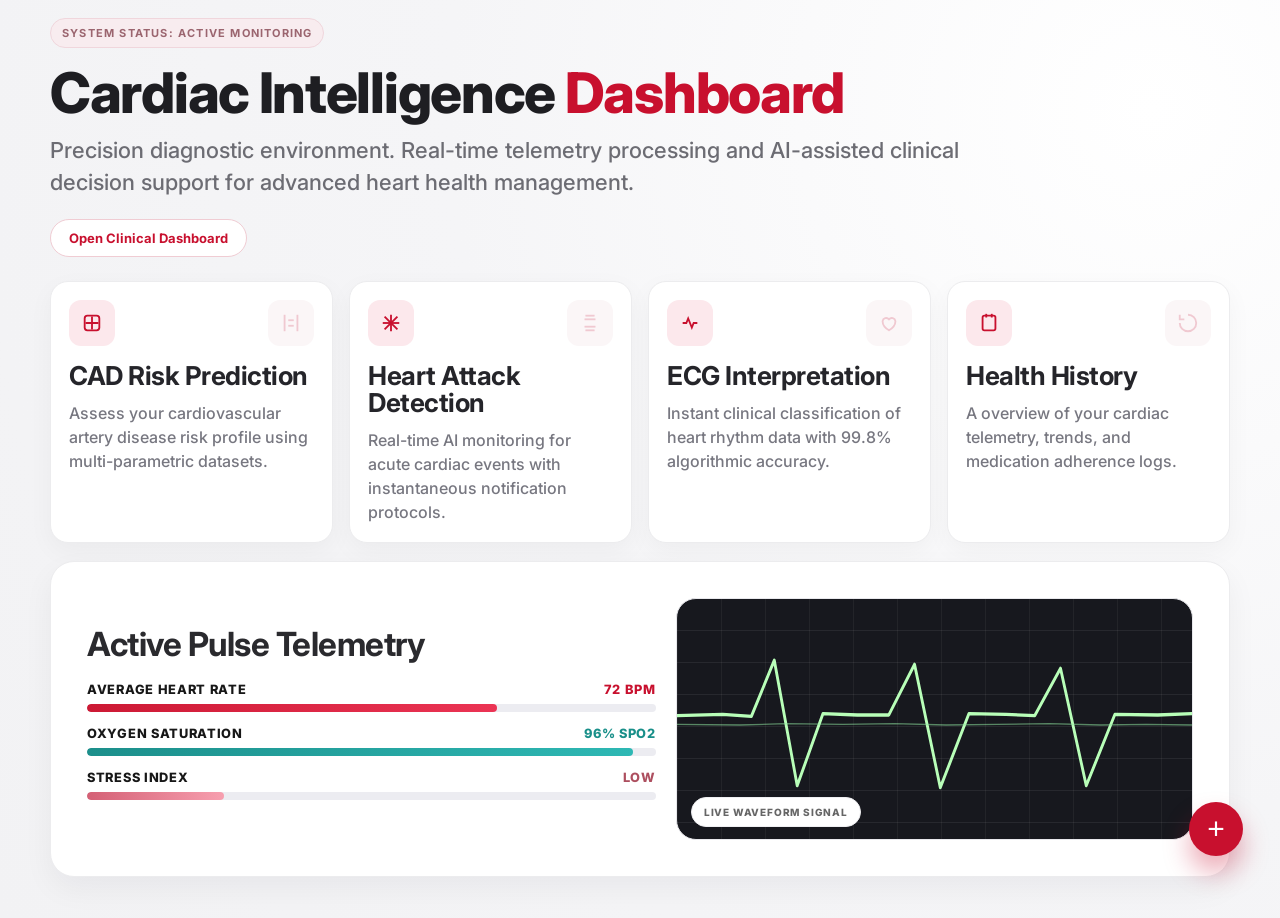
<file: templates/index.html>
<!DOCTYPE html>
<html lang="en">
<head>
    <meta charset="UTF-8">
    <meta name="viewport" content="width=device-width, initial-scale=1.0">
    <title>Cardiac Intelligence Dashboard</title>
    <link rel="preconnect" href="https://fonts.googleapis.com">
    <link rel="preconnect" href="https://fonts.gstatic.com" crossorigin>
    <link href="https://fonts.googleapis.com/css2?family=Inter:wght@400;500;600;700;800&display=swap" rel="stylesheet">
    <link rel="stylesheet" href="/static/landing.css">
</head>
<body>
    <main class="landing-shell">
        <p class="status-pill">System Status: Active Monitoring</p>
        <h1 class="hero-title">Cardiac Intelligence <span class="accent">Dashboard</span></h1>
        <p class="hero-subtitle">
            Precision diagnostic environment. Real-time telemetry processing and AI-assisted clinical decision support for advanced heart health management.
        </p>
        <a href="/dashboard" class="quick-link">Open Clinical Dashboard</a>

        <section class="feature-grid" aria-label="System capabilities">
            <article class="feature-card is-clickable" role="link" tabindex="0" onclick="window.location.href='/cad'" onkeydown="if(event.key==='Enter'||event.key===' '){event.preventDefault();window.location.href='/cad';}">
                <div class="feature-icons">
                    <span class="feature-icon" aria-hidden="true">
                        <svg width="20" height="20" viewBox="0 0 24 24" fill="none" stroke="currentColor" stroke-width="2"><path d="M12 5v14M5 12h14"/><rect x="4" y="4" width="16" height="16" rx="3"/></svg>
                    </span>
                    <span class="feature-mark" aria-hidden="true">
                        <svg width="20" height="20" viewBox="0 0 24 24" fill="none" stroke="currentColor" stroke-width="2"><path d="M5 3v18"/><path d="M19 3v18"/><path d="M9 9h6"/><path d="M9 15h6"/></svg>
                    </span>
                </div>
                <h3>CAD Risk Prediction</h3>
                <p>Assess your cardiovascular artery disease risk profile using multi-parametric datasets.</p>
            </article>

            <article class="feature-card is-clickable" role="link" tabindex="0" onclick="window.location.href='/dashboard'" onkeydown="if(event.key==='Enter'||event.key===' '){event.preventDefault();window.location.href='/dashboard';}">
                <div class="feature-icons">
                    <span class="feature-icon" aria-hidden="true">
                        <svg width="20" height="20" viewBox="0 0 24 24" fill="none" stroke="currentColor" stroke-width="2"><path d="M12 3v18"/><path d="M3 12h18"/><path d="M5 5l14 14"/><path d="M19 5L5 19"/></svg>
                    </span>
                    <span class="feature-mark" aria-hidden="true">
                        <svg width="20" height="20" viewBox="0 0 24 24" fill="none" stroke="currentColor" stroke-width="2"><path d="M7 4h10"/><path d="M7 20h10"/><path d="M6 8h12"/><path d="M6 16h12"/></svg>
                    </span>
                </div>
                <h3>Heart Attack Detection</h3>
                <p>Real-time AI monitoring for acute cardiac events with instantaneous notification protocols.</p>
            </article>

            <article class="feature-card is-clickable" role="link" tabindex="0" onclick="window.location.href='/ecg'" onkeydown="if(event.key==='Enter'||event.key===' '){event.preventDefault();window.location.href='/ecg';}">
                <div class="feature-icons">
                    <span class="feature-icon" aria-hidden="true">
                        <svg width="20" height="20" viewBox="0 0 24 24" fill="none" stroke="currentColor" stroke-width="2"><path d="M4 12h4l2-5 4 10 2-5h4"/></svg>
                    </span>
                    <span class="feature-mark" aria-hidden="true">
                        <svg width="20" height="20" viewBox="0 0 24 24" fill="none" stroke="currentColor" stroke-width="2"><path d="M12 20s-7-4.35-7-10a4 4 0 0 1 7-2 4 4 0 0 1 7 2c0 5.65-7 10-7 10z"/></svg>
                    </span>
                </div>
                <h3>ECG Interpretation</h3>
                <p>Instant clinical classification of heart rhythm data with 99.8% algorithmic accuracy.</p>
            </article>

            <article class="feature-card is-clickable" role="link" tabindex="0" onclick="window.location.href='/health-history'" onkeydown="if(event.key==='Enter'||event.key===' '){event.preventDefault();window.location.href='/health-history';}">
                <div class="feature-icons">
                    <span class="feature-icon" aria-hidden="true">
                        <svg width="20" height="20" viewBox="0 0 24 24" fill="none" stroke="currentColor" stroke-width="2"><rect x="5" y="4" width="14" height="16" rx="2"/><path d="M9 2v4"/><path d="M15 2v4"/></svg>
                    </span>
                    <span class="feature-mark" aria-hidden="true">
                        <svg width="20" height="20" viewBox="0 0 24 24" fill="none" stroke="currentColor" stroke-width="2"><path d="M3 12a9 9 0 1 0 9-9"/><path d="M3 3v5h5"/></svg>
                    </span>
                </div>
                <h3>Health History</h3>
                <p>A overview of your cardiac telemetry, trends, and medication adherence logs.</p>
            </article>
        </section>

        <section class="telemetry" aria-label="Active pulse telemetry">
            <div>
                <h2>Active Pulse Telemetry</h2>

                <div class="metric-row">
                    <div class="metric-label">
                        <span>Average Heart Rate</span>
                        <span class="value-red">72 BPM</span>
                    </div>
                    <div class="metric-track"><span class="metric-bar red"></span></div>
                </div>

                <div class="metric-row">
                    <div class="metric-label">
                        <span>Oxygen Saturation</span>
                        <span class="value-teal">96% SpO2</span>
                    </div>
                    <div class="metric-track"><span class="metric-bar teal"></span></div>
                </div>

                <div class="metric-row">
                    <div class="metric-label">
                        <span>Stress Index</span>
                        <span class="value-soft-red">LOW</span>
                    </div>
                    <div class="metric-track"><span class="metric-bar soft-red"></span></div>
                </div>
            </div>

            <div class="wave-panel" role="img" aria-label="ECG waveform visualization">
                <svg class="wave-svg" viewBox="0 0 900 360" preserveAspectRatio="none">
                    <polyline points="0,175 80,173 130,176 170,92 210,280 255,172 315,174 370,174 415,98 460,283 510,172 575,173 625,175 670,104 715,280 765,173 840,174 900,172"
                        fill="none" stroke="#b8ffb8" stroke-width="5" stroke-linejoin="round" stroke-linecap="round"/>
                    <polyline points="0,188 110,189 190,187 290,188 380,187 470,189 560,188 650,187 740,189 820,188 900,189"
                        fill="none" stroke="#8fe29f" stroke-opacity="0.55" stroke-width="2" />
                </svg>
                <span class="wave-badge">Live Waveform Signal</span>
            </div>

            <button class="fab" type="button" aria-label="Open dashboard" onclick="window.location.href='/dashboard'">+</button>
        </section>
    </main>
</body>
</html>
</file>
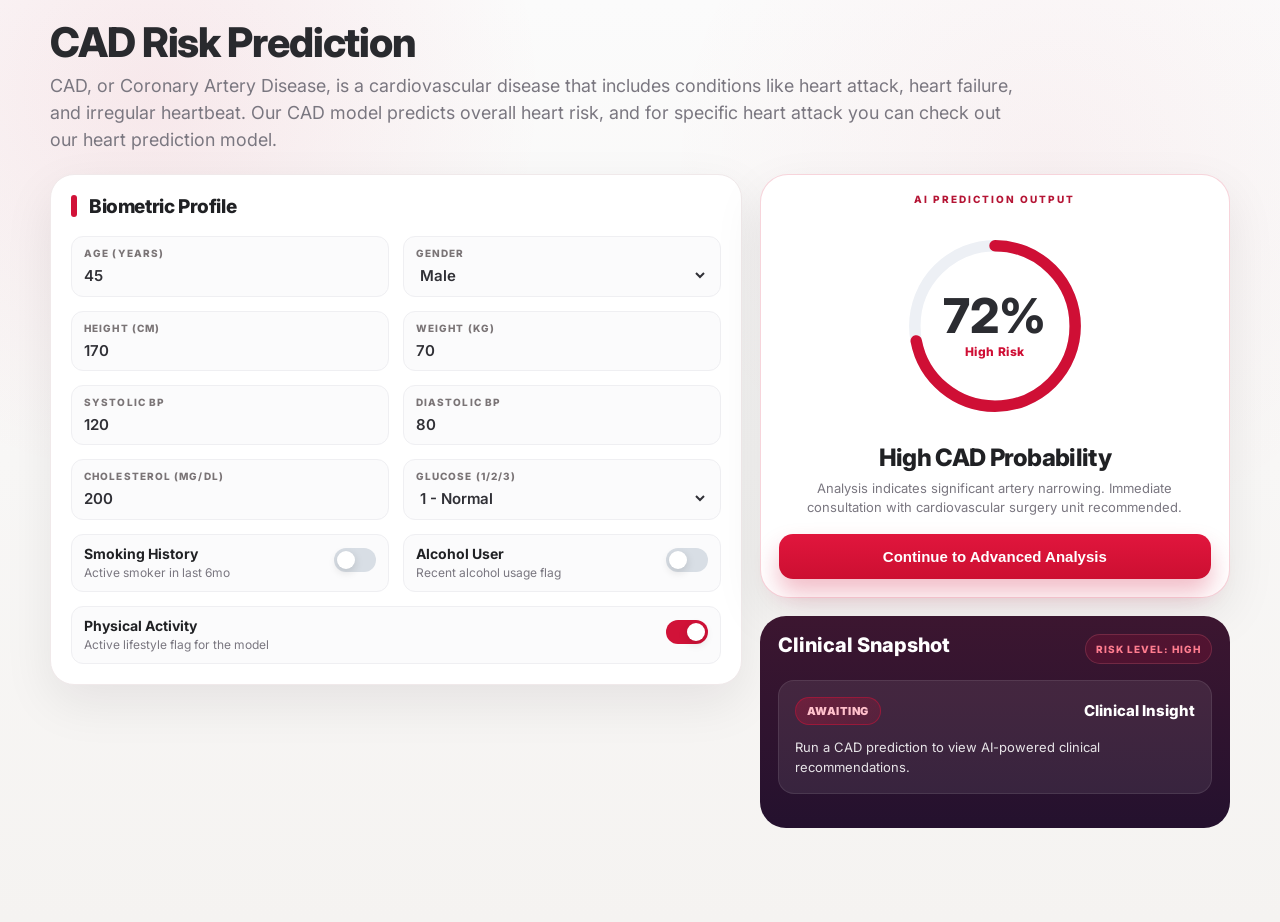
<file: templates/cad.html>
<!DOCTYPE html>
<html lang="en">
<head>
    <meta charset="UTF-8">
    <meta name="viewport" content="width=device-width, initial-scale=1.0">
    <title>CAD Risk Prediction</title>
    <link rel="preconnect" href="https://fonts.googleapis.com">
    <link rel="preconnect" href="https://fonts.gstatic.com" crossorigin>
    <link href="https://fonts.googleapis.com/css2?family=Inter:wght@400;500;600;700;800&display=swap" rel="stylesheet">
    <link rel="stylesheet" href="/static/cad.css">
</head>
<body>
    <main class="cad-shell">
        <h1 class="cad-title">CAD Risk Prediction</h1>
        <p class="cad-subtitle">CAD, or Coronary Artery Disease, is a cardiovascular disease that includes conditions like heart attack, heart failure, and irregular heartbeat. Our CAD model predicts overall heart risk, and for specific heart attack you can check out our heart prediction model.</p>

        <div class="cad-grid">
            <section class="panel form-panel">
                <div class="panel-heading">

                    <span class="panel-accent" aria-hidden="true"></span>
                    <h2>Biometric Profile</h2>
                </div>

                <form id="cad-form">
                    <div class="form-grid">
                        <div class="field">
                            <label for="age">Age (years)</label>
                            <input id="age" type="number" value="45" min="1" required>
                        </div>

                        <div class="field">
                            <label for="gender">Gender</label>
                            <select id="gender">
                                <option value="Male">Male</option>
                                <option value="Female">Female</option>
                            </select>
                        </div>

                        <div class="field">
                            <label for="height">Height (cm)</label>
                            <input id="height" type="number" value="170" min="1" required>
                        </div>

                        <div class="field">
                            <label for="weight">Weight (kg)</label>
                            <input id="weight" type="number" value="70" min="1" required>
                        </div>

                        <div class="field">
                            <label for="systolic">Systolic BP</label>
                            <input id="systolic" type="number" value="120" min="1" required>
                        </div>

                        <div class="field">
                            <label for="diastolic">Diastolic BP</label>
                            <input id="diastolic" type="number" value="80" min="1" required>
                        </div>

                        <div class="field">
                            <label for="cholesterol">Cholesterol (mg/dL)</label>
                            <input id="cholesterol" type="number" value="200" min="1" required>
                        </div>

                        <div class="field">
                            <label for="gluc">Glucose (1/2/3)</label>
                            <select id="gluc">
                                <option value="1">1 - Normal</option>
                                <option value="2">2 - Slightly High</option>
                                <option value="3">3 - High</option>
                            </select>
                        </div>
                    </div>

                    <div class="toggle-row">
                        <div class="toggle-field">
                            <div class="toggle-copy">
                                <strong>Smoking History</strong>
                                <span>Active smoker in last 6mo</span>
                            </div>
                            <label class="switch">
                                <input id="smoking" type="checkbox">
                                <span class="slider"></span>
                            </label>
                        </div>

                        <div class="toggle-field">
                            <div class="toggle-copy">
                                <strong>Alcohol User</strong>
                                <span>Recent alcohol usage flag</span>
                            </div>
                            <label class="switch">
                                <input id="alcohol-user" type="checkbox">
                                <span class="slider"></span>
                            </label>
                        </div>

                        <div class="toggle-field span-2">
                            <div class="toggle-copy">
                                <strong>Physical Activity</strong>
                                <span>Active lifestyle flag for the model</span>
                            </div>
                            <label class="switch">
                                <input id="active" type="checkbox" checked>
                                <span class="slider"></span>
                            </label>
                        </div>
                    </div>

                    <div id="form-result" class="result-box hidden"></div>
                </form>
            </section>

            <aside class="output-column">
                <section id="output-card" class="output-card risk-high">
                    <div class="output-topline">AI Prediction Output</div>

                    <div class="ring-wrap" aria-label="CAD probability">
                        <svg viewBox="0 0 220 220">
                            <circle cx="110" cy="110" r="84" fill="none" stroke="#edf0f5" stroke-width="12"></circle>
                            <circle id="risk-ring" class="risk-ring risk-high" cx="110" cy="110" r="84" fill="none" stroke-linecap="round" stroke-width="12" stroke-dasharray="527" stroke-dashoffset="148"></circle>
                        </svg>
                        <div class="ring-center">
                            <div>
                                <strong id="risk-percent">72%</strong>
                                <span id="risk-level">High Risk</span>
                            </div>
                        </div>
                    </div>

                    <div class="output-copy">
                        <h3 id="risk-title">High CAD Probability</h3>
                        <p id="risk-desc">Analysis indicates significant artery narrowing. Immediate consultation with cardiovascular surgery unit recommended.</p>
                    </div>

                    <button class="primary-btn risk-high" id="cad-run-btn" type="button">Continue to Advanced Analysis</button>
                </section>

                <section id="signal-card" class="mini-card risk-high">
                    <div class="mini-head">
                        <div>
                            <h4>Clinical Snapshot</h4>
                        </div>
                        <span id="mini-risk-pill" class="risk-pill">Risk Level: High</span>
                    </div>

                    <div id="signal-summary" class="signal-summary" aria-label="CAD input summary">
                        <div class="snapshot-explanation">
                            <div class="snapshot-explanation-head">
                                <span class="snapshot-tag">Awaiting</span>
                                <strong>Model Explanation</strong>
                            </div>
                            <p>Run a CAD prediction to view the Groq explanation and preventive measures.</p>
                        </div>
                    </div>

                </section>
            </aside>
        </div>
    </main>

    <script>
        const form = document.getElementById('cad-form');
        const runButton = document.getElementById('cad-run-btn');
        const resultBox = document.getElementById('form-result');
        const outputCard = document.getElementById('output-card');
        const signalCard = document.getElementById('signal-card');
        const riskPercent = document.getElementById('risk-percent');
        const riskLevel = document.getElementById('risk-level');
        const riskTitle = document.getElementById('risk-title');
        const riskDesc = document.getElementById('risk-desc');
        const riskRing = document.getElementById('risk-ring');
        const miniRiskPill = document.getElementById('mini-risk-pill');
        const signalSummary = document.getElementById('signal-summary');

        function applyRiskTheme(theme) {
            outputCard.classList.remove('risk-low', 'risk-moderate', 'risk-high');
            signalCard.classList.remove('risk-low', 'risk-moderate', 'risk-high');
            runButton.classList.remove('risk-low', 'risk-moderate', 'risk-high');
            riskRing.classList.remove('risk-low', 'risk-moderate', 'risk-high');

            outputCard.classList.add(theme);
            signalCard.classList.add(theme);
            runButton.classList.add(theme);
            riskRing.classList.add(theme);
        }

        function buildClinicalSummary(explanation) {
            const explanationHtml = explanation ? `
                <div class="snapshot-explanation">
                    <div class="snapshot-explanation-head">
                        <span class="snapshot-tag">${String(explanation.provider || '').startsWith('groq') ? 'Groq AI' : 'Local Fallback'}</span>
                        <strong>Clinical Insight</strong>
                    </div>
                    <p class="snapshot-summary">${explanation.summary || 'No explanation returned.'}</p>
                    ${Array.isArray(explanation.recommendations) && explanation.recommendations.length ? `
                        <div class="recommendations-section">
                            <p class="recommendations-title">Key Actions:</p>
                            <ul class="snapshot-list">
                                ${explanation.recommendations.map((item) => `<li><span class="bullet">•</span> ${item}</li>`).join('')}
                            </ul>
                        </div>
                    ` : ''}
                </div>
            ` : `
                <div class="snapshot-explanation">
                    <div class="snapshot-explanation-head">
                        <span class="snapshot-tag">Awaiting</span>
                        <strong>Clinical Insight</strong>
                    </div>
                    <p>Run a CAD prediction to view AI-powered clinical recommendations.</p>
                </div>
            `;

            signalSummary.innerHTML = explanationHtml;
        }

        function updateVisuals(probability, data) {
            const safeProbability = Number.isFinite(probability) ? probability : 72;
            riskPercent.textContent = `${Math.round(safeProbability)}%`;

            let theme = 'risk-high';
            if (safeProbability < 35) {
                theme = 'risk-low';
                riskLevel.textContent = 'Lower Risk';
                riskTitle.textContent = 'Lower CAD Probability';
                riskDesc.textContent = 'Analysis suggests a lower probability of coronary artery disease. Continue routine clinical monitoring.';
                miniRiskPill.textContent = 'Risk Level: Low';
            } else if (safeProbability < 65) {
                theme = 'risk-moderate';
                riskLevel.textContent = 'Moderate Risk';
                riskTitle.textContent = 'Moderate CAD Probability';
                riskDesc.textContent = 'Analysis indicates an intermediate risk profile. Consider follow-up testing and lifestyle review.';
                miniRiskPill.textContent = 'Risk Level: Moderate';
            } else {
                theme = 'risk-high';
                riskLevel.textContent = 'High Risk';
                riskTitle.textContent = 'High CAD Probability';
                riskDesc.textContent = 'Analysis indicates significant artery narrowing. Immediate consultation with cardiovascular surgery unit recommended.';
                miniRiskPill.textContent = 'Risk Level: High';
            }

            applyRiskTheme(theme);
            buildClinicalSummary(data && data.explanation ? data.explanation : null);

            const circumference = 527;
            const offset = circumference - (circumference * Math.min(Math.max(safeProbability, 0), 100) / 100);
            riskRing.setAttribute('stroke-dashoffset', String(offset));
        }

        async function runCadPrediction() {
            runButton.disabled = true;
            runButton.textContent = 'Running...';
            resultBox.classList.add('hidden');

            const payload = {
                age: parseFloat(document.getElementById('age').value),
                gender: document.getElementById('gender').value,
                height: parseFloat(document.getElementById('height').value),
                weight: parseFloat(document.getElementById('weight').value),
                ap_hi: parseFloat(document.getElementById('systolic').value),
                ap_lo: parseFloat(document.getElementById('diastolic').value),
                cholesterol: parseFloat(document.getElementById('cholesterol').value),
                gluc: parseInt(document.getElementById('gluc').value, 10),
                smoke: document.getElementById('smoking').checked ? 1 : 0,
                alco: document.getElementById('alcohol-user').checked ? 1 : 0,
                active: document.getElementById('active').checked ? 1 : 0
            };

            try {
                const res = await fetch('/predict/cad', {
                    method: 'POST',
                    headers: { 'Content-Type': 'application/json' },
                    body: JSON.stringify(payload)
                });
                const data = await res.json();

                if (!res.ok) {
                    resultBox.textContent = data.error || 'CAD prediction failed.';
                    resultBox.classList.remove('hidden');
                    return;
                }

                const probability = typeof data.probability === 'number' ? data.probability : 72;
                updateVisuals(probability, data);
                resultBox.innerHTML = `<strong>Result:</strong> ${data.risk_label}<br><strong>Probability:</strong> ${probability}%`;
                resultBox.classList.remove('hidden');
            } catch (error) {
                resultBox.textContent = 'Failed to connect to CAD endpoint.';
                resultBox.classList.remove('hidden');
            } finally {
                runButton.disabled = false;
                runButton.textContent = 'Continue to Advanced Analysis';
            }
        }

        form.addEventListener('submit', (event) => {
            event.preventDefault();
            runCadPrediction();
        });

        runButton.addEventListener('click', runCadPrediction);
        updateVisuals(72);
    </script>
</body>
</html>
</file>
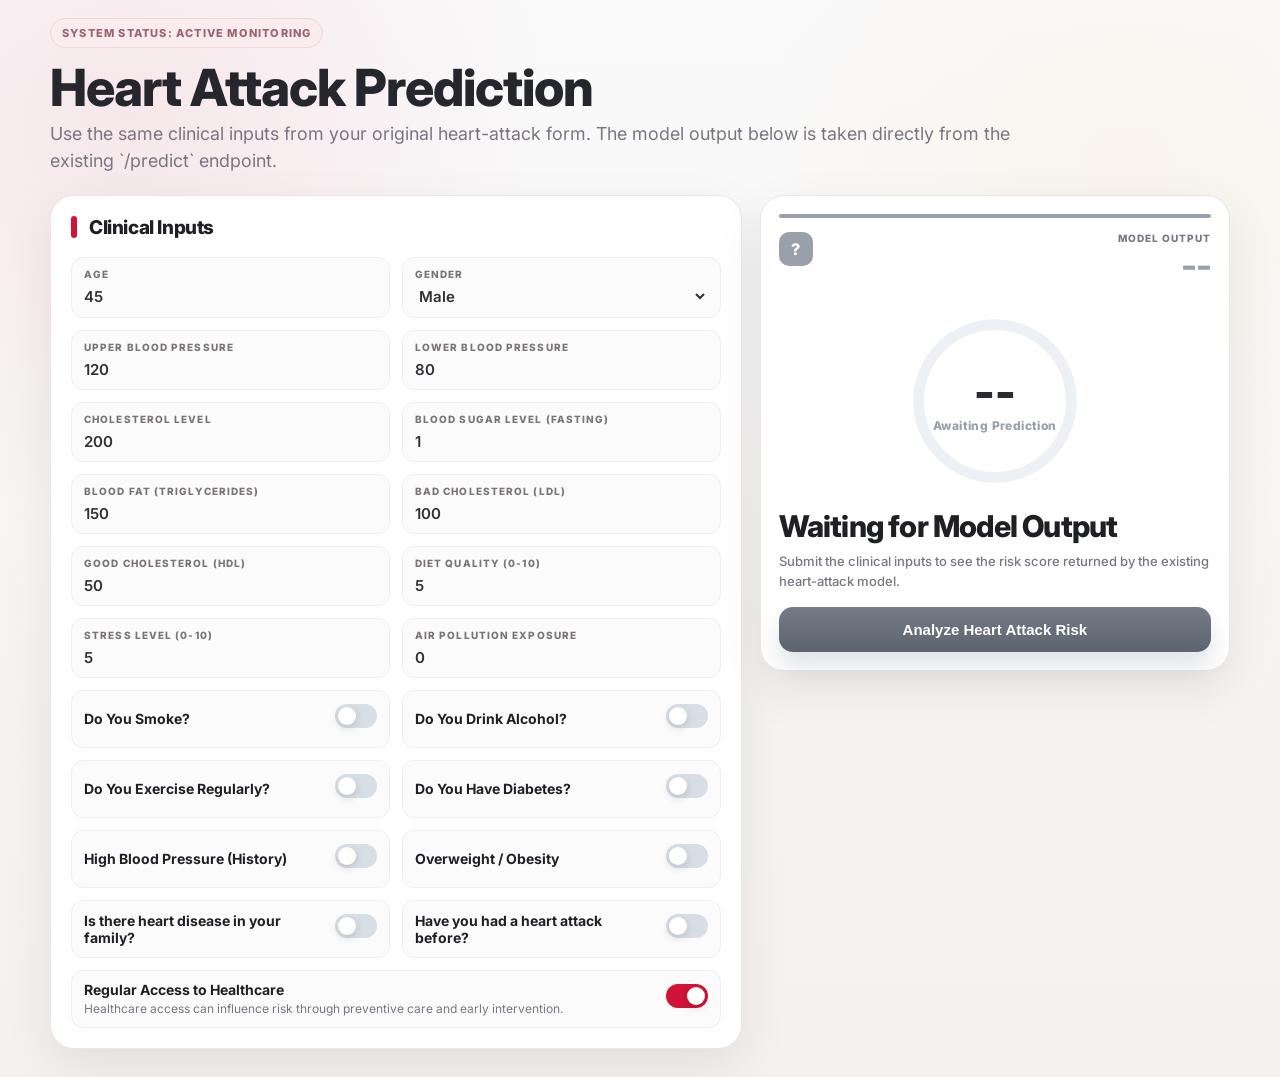
<file: templates/dashboard.html>
<!DOCTYPE html>
<html lang="en">
<head>
    <meta charset="UTF-8">
    <meta name="viewport" content="width=device-width, initial-scale=1.0">
    <title>Heart Attack Prediction</title>
    <link rel="preconnect" href="https://fonts.googleapis.com">
    <link rel="preconnect" href="https://fonts.gstatic.com" crossorigin>
    <link href="https://fonts.googleapis.com/css2?family=Inter:wght@400;500;600;700;800&display=swap" rel="stylesheet">
    <link rel="stylesheet" href="/static/heart.css">
</head>
<body>
    <main class="heart-shell">
        <p class="topline">System Status: Active Monitoring</p>
        <h1 class="heart-title">Heart Attack Prediction</h1>
        <p class="heart-subtitle">Use the same clinical inputs from your original heart-attack form. The model output below is taken directly from the existing `/predict` endpoint.</p>

        <div class="heart-grid">
            <section class="panel">
                <div class="panel-head">
                    <span class="panel-accent" aria-hidden="true"></span>
                    <h2>Clinical Inputs</h2>
                </div>

                <form id="prediction-form">
                    <input type="hidden" id="model" name="model" value="ensemble">

                    <div class="form-grid">
                        <div class="field">
                            <label for="age">Age</label>
                            <input type="number" id="age" name="age" value="45" required>
                        </div>
                        <div class="field">
                            <label for="gender">Gender</label>
                            <select id="gender" name="gender">
                                <option value="Male">Male</option>
                                <option value="Female">Female</option>
                            </select>
                        </div>

                        <div class="field">
                            <label for="systolic">Upper Blood Pressure</label>
                            <input type="number" id="systolic" name="systolic" value="120" required>
                        </div>
                        <div class="field">
                            <label for="diastolic">Lower Blood Pressure</label>
                            <input type="number" id="diastolic" name="diastolic" value="80" required>
                        </div>

                        <div class="field">
                            <label for="cholesterol">Cholesterol Level</label>
                            <input type="number" id="cholesterol" name="cholesterol" value="200" required>
                        </div>
                        <div class="field">
                            <label for="gluc">Blood Sugar Level (Fasting)</label>
                            <input type="number" id="gluc" name="gluc" value="1" min="1" max="3" required>
                        </div>

                        <div class="field">
                            <label for="triglyceride">Blood Fat (Triglycerides)</label>
                            <input type="number" id="triglyceride" name="triglyceride" value="150" required>
                        </div>
                        <div class="field">
                            <label for="ldl">Bad Cholesterol (LDL)</label>
                            <input type="number" id="ldl" name="ldl" value="100" required>
                        </div>

                        <div class="field">
                            <label for="hdl">Good Cholesterol (HDL)</label>
                            <input type="number" id="hdl" name="hdl" value="50" required>
                        </div>
                        <div class="field">
                            <label for="diet_score">Diet Quality (0-10)</label>
                            <input type="number" id="diet_score" name="diet_score" value="5" step="0.1" required>
                        </div>

                        <div class="field">
                            <label for="stress_level">Stress Level (0-10)</label>
                            <input type="number" id="stress_level" name="stress_level" value="5" step="0.1" required>
                        </div>
                        <div class="field">
                            <label for="pollution">Air Pollution Exposure</label>
                            <input type="number" id="pollution" name="pollution" value="0" step="0.1" required>
                        </div>

                    </div>

                    <div class="toggle-row">
                        <div class="check-field">
                            <div class="check-copy">
                                <strong>Do You Smoke?</strong>
                                
                            </div>
                            <label class="switch">
                                <input type="checkbox" id="smoking" name="smoking" value="1">
                                <span class="slider"></span>
                            </label>
                        </div>

                        <div class="check-field">
                            <div class="check-copy">
                                <strong>Do You Drink Alcohol?</strong>
                                
                            </div>
                            <label class="switch">
                                <input type="checkbox" id="alcohol-user" name="alcohol_user" value="1">
                                <span class="slider"></span>
                            </label>
                        </div>

                        <div class="check-field">
                            <div class="check-copy">
                                <strong>Do You Exercise Regularly?</strong>
                                
                            </div>
                            <label class="switch">
                                <input type="checkbox" id="physical_activity" name="physical_activity" value="1">
                                <span class="slider"></span>
                            </label>
                        </div>

                        <div class="check-field">
                            <div class="check-copy">
                                <strong>Do You Have Diabetes?</strong>
                                
                            </div>
                            <label class="switch">
                                <input type="checkbox" id="diabetes" name="diabetes" value="1">
                                <span class="slider"></span>
                            </label>
                        </div>

                        <div class="check-field">
                            <div class="check-copy">
                                <strong>High Blood Pressure (History)</strong>
                                
                            </div>
                            <label class="switch">
                                <input type="checkbox" id="hypertension" name="hypertension" value="1">
                                <span class="slider"></span>
                            </label>
                        </div>

                        <div class="check-field">
                            <div class="check-copy">
                                <strong>Overweight / Obesity</strong>
                                
                            </div>
                            <label class="switch">
                                <input type="checkbox" id="obesity" name="obesity" value="1">
                                <span class="slider"></span>
                            </label>
                        </div>

                        <div class="check-field">
                            <div class="check-copy">
                                <strong>Is there heart disease in your family?</strong>
                                
                            </div>
                            <label class="switch">
                                <input type="checkbox" id="family_history" name="family_history" value="1">
                                <span class="slider"></span>
                            </label>
                        </div>

                        <div class="check-field">
                            <div class="check-copy">
                                <strong>Have you had a heart attack before?</strong>
                                
                            </div>
                            <label class="switch">
                                <input type="checkbox" id="heart_attack_history" name="heart_attack_history" value="1">
                                <span class="slider"></span>
                            </label>
                        </div>

                        <div class="check-field span-2">
                            <div class="check-copy">
                                <strong>Regular Access to Healthcare</strong>
                                <span>Healthcare access can influence risk through preventive care and early intervention.</span>
                            </div>
                            <label class="switch">
                                <input type="checkbox" id="healthcare" name="healthcare" value="1" checked>
                                <span class="slider"></span>
                            </label>
                        </div>
                    </div>

                </form>
            </section>
            <div class="output-column">
                <aside class="output-card state-neutral" id="result-card">
                    <div class="output-topline"></div>
                    <div class="result-head">
                        <div id="result-icon" class="alert-icon neutral">?</div>
                        <div class="confidence">Model Output <strong id="risk-percent">--</strong></div>
                    </div>

                    <div class="ring-wrap" aria-label="Heart attack risk probability">
                        <svg viewBox="0 0 220 220">
                            <circle cx="110" cy="110" r="84" fill="none" stroke="#edf0f5" stroke-width="12"></circle>
                            <circle id="risk-ring" class="neutral" cx="110" cy="110" r="84" fill="none" stroke-linecap="round" stroke-width="12" stroke-dasharray="527" stroke-dashoffset="527"></circle>
                        </svg>
                        <div class="ring-center">
                            <div>
                                <strong id="risk-value">--</strong>
                                <span id="risk-level">Awaiting Prediction</span>
                            </div>
                        </div>
                    </div>

                    <div>
                        <h2 id="result-text" class="result-card-title">Waiting for Model Output</h2>
                        <p id="result-subtext" class="result-desc">Submit the clinical inputs to see the risk score returned by the existing heart-attack model.</p>
                    </div>

                    <button type="submit" form="prediction-form" class="primary-btn neutral" id="analyze-btn">Analyze Heart Attack Risk</button>
                </aside>

                <aside class="output-card state-neutral" id="clinical-snapshot-card" style="display: none;">
                    <div class="snapshot-wrapper">
                        <div class="snapshot-header">
                            <h3 class="snapshot-title">Clinical Snapshot</h3>
                            <span class="snapshot-risk-level" id="snapshot-risk-level">Risk Level: --</span>
                        </div>
                        <div id="snapshot-content">
                            <div class="snapshot-explanation">
                                <div class="snapshot-explanation-head">
                                    <span class="snapshot-tag">Awaiting</span>
                                    <strong>Clinical Insight</strong>
                                </div>
                                <p>Run a prediction to view AI-powered clinical recommendations.</p>
                            </div>
                        </div>
                    </div>
                </aside>
            </div>

        </div>
    </main>

    <script>
        const resultCard = document.getElementById('result-card');
        const snapshotCard = document.getElementById('clinical-snapshot-card');
        const snapshotContent = document.getElementById('snapshot-content');
        const snapshotRiskLevel = document.getElementById('snapshot-risk-level');
        const riskRing = document.getElementById('risk-ring');
        const riskPercent = document.getElementById('risk-percent');
        const riskValue = document.getElementById('risk-value');
        const riskLevel = document.getElementById('risk-level');
        const resultText = document.getElementById('result-text');
        const resultSubtext = document.getElementById('result-subtext');
        const resultIcon = document.getElementById('result-icon');
        const analyzeBtn = document.getElementById('analyze-btn');

        function buildClinicalSnapshot(explanation) {
            if (!explanation) {
                snapshotCard.style.display = 'none';
                return;
            }

            const snapshotHtml = `
                <div class="output-topline"></div>
                <div class="snapshot-explanation">
                    <div class="snapshot-explanation-head">
                        <span class="snapshot-tag">${String(explanation.provider || '').startsWith('groq') ? 'Groq AI' : 'Local Fallback'}</span>
                        <strong>Clinical Insight</strong>
                    </div>
                    <p class="snapshot-summary">${explanation.summary || 'No explanation returned.'}</p>
                    ${Array.isArray(explanation.recommendations) && explanation.recommendations.length ? `
                        <div class="recommendations-section">
                            <p class="recommendations-title">Key Actions:</p>
                            <ul class="snapshot-list">
                                ${explanation.recommendations.map((item) => `<li><span class="bullet">•</span> ${item}</li>`).join('')}
                            </ul>
                        </div>
                    ` : ''}
                </div>
            `;

            snapshotContent.innerHTML = snapshotHtml;
            snapshotCard.style.display = 'block';
        }

        function setNeutralState() {
            resultCard.classList.remove('low', 'moderate', 'high');
            resultCard.classList.add('state-neutral');
            snapshotCard.classList.remove('low', 'moderate', 'high');
            snapshotCard.classList.add('state-neutral');
            riskRing.classList.remove('low', 'moderate', 'high');
            riskRing.classList.add('neutral');
            analyzeBtn.classList.remove('low', 'moderate', 'high');
            analyzeBtn.classList.add('neutral');
            resultIcon.classList.remove('low', 'moderate', 'high');
            resultIcon.classList.add('neutral');
            resultIcon.textContent = '?';

            riskPercent.textContent = '--';
            riskValue.textContent = '--';
            riskLevel.textContent = 'Awaiting Prediction';
            snapshotRiskLevel.textContent = 'Risk Level: --';
            snapshotRiskLevel.classList.remove('low', 'moderate', 'high');
            resultText.textContent = 'Waiting for Model Output';
            resultSubtext.textContent = 'Submit the clinical inputs to see the risk score returned by the existing heart-attack model.';
            riskRing.setAttribute('stroke-dashoffset', '527');
            snapshotCard.style.display = 'none';
        }

        function setRiskTheme(probability) {
            const pct = Number.isFinite(probability) ? probability : 0;
            const level = pct < 35 ? 'low' : pct < 65 ? 'moderate' : 'high';

            resultCard.classList.remove('state-neutral');
            resultCard.classList.remove('low', 'moderate', 'high');
            resultCard.classList.add(level);
            snapshotCard.classList.remove('state-neutral');
            snapshotCard.classList.remove('low', 'moderate', 'high');
            snapshotCard.classList.add(level);
            riskRing.classList.remove('neutral');
            riskRing.classList.remove('low', 'moderate', 'high');
            riskRing.classList.add(level);
            analyzeBtn.classList.remove('neutral');
            analyzeBtn.classList.remove('low', 'moderate', 'high');
            analyzeBtn.classList.add(level);
            resultIcon.classList.remove('neutral');
            resultIcon.classList.remove('low', 'moderate', 'high');
            resultIcon.classList.add(level);

            if (level === 'low') {
                riskLevel.textContent = 'Lower Risk';
                snapshotRiskLevel.textContent = 'RISK LEVEL: LOW';
                snapshotRiskLevel.classList.remove('moderate', 'high');
                snapshotRiskLevel.classList.add('low');
                resultIcon.textContent = '✓';
                resultText.textContent = 'Lower Heart Attack Probability';
                resultSubtext.textContent = 'Model output suggests a lower probability. Continue routine monitoring and preventive care.';
            } else if (level === 'moderate') {
                riskLevel.textContent = 'Moderate Risk';
                snapshotRiskLevel.textContent = 'RISK LEVEL: MODERATE';
                snapshotRiskLevel.classList.remove('low', 'high');
                snapshotRiskLevel.classList.add('moderate');
                resultIcon.textContent = '!';
                resultText.textContent = 'Moderate Heart Attack Probability';
                resultSubtext.textContent = 'Model output suggests intermediate risk. Review lifestyle and follow-up recommendations.';
            } else {
                riskLevel.textContent = 'High Risk';
                snapshotRiskLevel.textContent = 'RISK LEVEL: HIGH';
                snapshotRiskLevel.classList.remove('low', 'moderate');
                snapshotRiskLevel.classList.add('high');
                resultIcon.textContent = '!';
                resultText.textContent = 'High Heart Attack Probability';
                resultSubtext.textContent = 'Model output indicates elevated risk. Clinical consultation is recommended.';
            }

            riskValue.textContent = `${Math.round(pct)}%`;
            riskPercent.textContent = `${Math.round(pct)}%`;

            const circumference = 527;
            const offset = circumference - (circumference * Math.min(Math.max(pct, 0), 100) / 100);
            riskRing.setAttribute('stroke-dashoffset', String(offset));
        }

        setNeutralState();

        document.getElementById('prediction-form').addEventListener('submit', async (event) => {
            event.preventDefault();
            analyzeBtn.disabled = true;
            analyzeBtn.textContent = 'Analyzing...';

            const formData = {
                model: document.getElementById('model').value,
                age: parseInt(document.getElementById('age').value, 10),
                gender: document.getElementById('gender').value,
                systolic: parseFloat(document.getElementById('systolic').value),
                diastolic: parseFloat(document.getElementById('diastolic').value),
                cholesterol: parseFloat(document.getElementById('cholesterol').value),
                gluc: parseInt(document.getElementById('gluc').value, 10),
                triglyceride: parseFloat(document.getElementById('triglyceride').value),
                ldl: parseFloat(document.getElementById('ldl').value),
                hdl: parseFloat(document.getElementById('hdl').value),
                diet_score: parseFloat(document.getElementById('diet_score').value),
                stress_level: parseFloat(document.getElementById('stress_level').value),
                pollution: parseFloat(document.getElementById('pollution').value),
                physical_activity: document.getElementById('physical_activity').checked ? 1 : 0,
                smoking: document.getElementById('smoking').checked ? 1 : 0,
                alcohol: document.getElementById('alcohol-user').checked ? 1 : 0,
                diabetes: document.getElementById('diabetes').checked ? 1 : 0,
                hypertension: document.getElementById('hypertension').checked ? 1 : 0,
                obesity: document.getElementById('obesity').checked ? 1 : 0,
                family_history: document.getElementById('family_history').checked ? 1 : 0,
                heart_attack_history: document.getElementById('heart_attack_history').checked ? 1 : 0,
                healthcare: document.getElementById('healthcare').checked ? 1 : 0
            };

            try {
                const res = await fetch('/predict', {
                    method: 'POST',
                    headers: { 'Content-Type': 'application/json' },
                    body: JSON.stringify(formData)
                });

                const data = await res.json();

                if (!res.ok) {
                    resultText.textContent = 'Prediction Failed';
                    resultSubtext.textContent = data.error || 'Prediction failed.';
                    snapshotCard.style.display = 'none';
                    return;
                }

                setRiskTheme(data.risk_percentage);
                resultSubtext.textContent = `Model used: ${data.model_used}. Risk returned by backend: ${data.risk_percentage}%.`;
                
                // Show clinical snapshot with explanation
                if (data.explanation) {
                    buildClinicalSnapshot(data.explanation);
                } else {
                    snapshotCard.style.display = 'none';
                }
            } catch (error) {
                resultText.textContent = 'Connection Error';
                resultSubtext.textContent = 'Failed to connect to prediction endpoint.';
            } finally {
                analyzeBtn.disabled = false;
                analyzeBtn.textContent = 'Analyze Heart Attack Risk';
            }
        });
    </script>
</body>
</html>
</file>
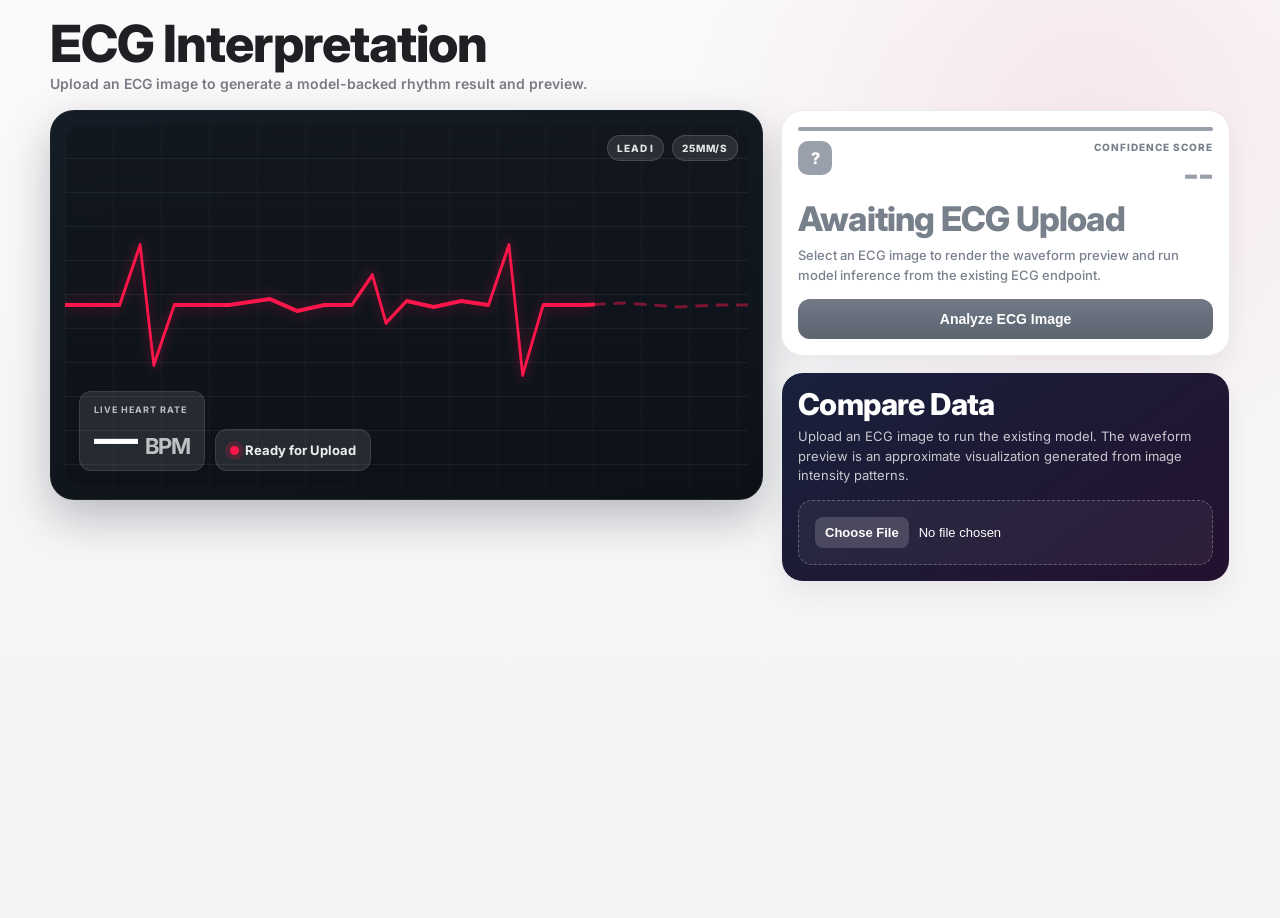
<file: templates/ecg.html>
<!DOCTYPE html>
<html lang="en">
<head>
    <meta charset="UTF-8">
    <meta name="viewport" content="width=device-width, initial-scale=1.0">
    <title>ECG Interpretation</title>
    <link rel="preconnect" href="https://fonts.googleapis.com">
    <link rel="preconnect" href="https://fonts.gstatic.com" crossorigin>
    <link href="https://fonts.googleapis.com/css2?family=Inter:wght@400;500;600;700;800&display=swap" rel="stylesheet">
    <link rel="stylesheet" href="/static/ecg.css">
</head>
<body>
    <main class="ecg-shell">
        <h1 class="ecg-title">ECG Interpretation</h1>
        <p class="ecg-meta">Upload an ECG image to generate a model-backed rhythm result and preview.</p>

        <section class="ecg-grid">
            <article class="wave-card">
                <div class="wave-stage">
                    <div class="wave-chip-row">
                        <span class="wave-chip">Lead I</span>
                        <span class="wave-chip">25mm/s</span>
                    </div>

                    <svg class="wave-svg" viewBox="0 0 1000 360" preserveAspectRatio="none" aria-label="ECG waveform preview">
                        <path id="wave-path" d="M0 180 L80 180 L110 120 L130 240 L160 180 L240 180 L300 174 L340 186 L380 180 L420 180 L450 150 L470 198 L500 176 L540 182 L580 176 L620 180 L650 120 L670 250 L700 180 L760 180 L820 178 L900 182 L950 180 L1000 180"></path>
                        <path id="wave-flow" d="M0 180 L80 180 L110 120 L130 240 L160 180 L240 180 L300 174 L340 186 L380 180 L420 180 L450 150 L470 198 L500 176 L540 182 L580 176 L620 180 L650 120 L670 250 L700 180 L760 180 L820 178 L900 182 L950 180 L1000 180"></path>
                    </svg>

                    <div class="wave-status">
                        <div class="stat-pill">
                            <small>Live Heart Rate</small>
                            <strong id="live-bpm">104 <span>BPM</span></strong>
                        </div>
                        <div class="stat-pulse"><span class="stat-dot"></span><span id="rhythm-label">Unstable Rhythm</span></div>
                    </div>
                </div>
            </article>

            <aside class="right-col">
                <article id="result-card" class="result-card state-neutral">
                    <div class="result-topline"></div>
                    <div class="result-head">
                        <div id="result-icon" class="alert-icon neutral">?</div>
                        <div class="confidence">Confidence Score <strong id="confidence-score">--</strong></div>
                    </div>

                    <h2 id="result-title">Awaiting ECG Upload</h2>
                    <p id="result-summary">Select an ECG image to render the waveform preview and run model inference from the existing ECG endpoint.</p>
                    <button id="analyze-btn" class="result-btn" type="button">Analyze ECG Image</button>
                </article>

                <article class="upload-card">
                    <h3>Compare Data</h3>
                    <p>Upload an ECG image to run the existing model. The waveform preview is an approximate visualization generated from image intensity patterns.</p>
                    <div class="file-box">
                        <input id="ecg-image" type="file" accept="image/*">
                    </div>
                    <p id="upload-error" class="preview-note hidden"></p>
                </article>
            </aside>
        </section>
    </main>

    <script>
        const imageInput = document.getElementById('ecg-image');
        const analyzeBtn = document.getElementById('analyze-btn');
        const resultCard = document.getElementById('result-card');
        const resultIcon = document.getElementById('result-icon');
        const wavePath = document.getElementById('wave-path');
        const waveFlow = document.getElementById('wave-flow');
        const confidenceScore = document.getElementById('confidence-score');
        const resultTitle = document.getElementById('result-title');
        const resultSummary = document.getElementById('result-summary');
        const rhythmLabel = document.getElementById('rhythm-label');
        const liveBpm = document.getElementById('live-bpm');
        const uploadError = document.getElementById('upload-error');

        function setState(state) {
            resultCard.classList.remove('state-neutral', 'state-low', 'state-moderate', 'state-high');
            resultIcon.classList.remove('neutral', 'low', 'moderate', 'high');
            resultCard.classList.add(state);
            if (state === 'state-low') {
                resultIcon.classList.add('low');
                resultIcon.textContent = '✓';
            } else if (state === 'state-moderate') {
                resultIcon.classList.add('moderate');
                resultIcon.textContent = '!';
            } else if (state === 'state-high') {
                resultIcon.classList.add('high');
                resultIcon.textContent = '!';
            } else {
                resultIcon.classList.add('neutral');
                resultIcon.textContent = '?';
            }
        }

        function setNeutralState() {
            resultCard.classList.remove('state-low', 'state-moderate', 'state-high');
            resultCard.classList.add('state-neutral');
            resultIcon.classList.remove('low', 'moderate', 'high');
            resultIcon.classList.add('neutral');
            resultIcon.textContent = '?';
            confidenceScore.textContent = '--';
            resultTitle.textContent = 'Awaiting ECG Upload';
            resultSummary.textContent = 'Select an ECG image to render the waveform preview and run model inference from the existing ECG endpoint.';
            rhythmLabel.textContent = 'Ready for Upload';
            liveBpm.innerHTML = '— <span>BPM</span>';
        }

        function stateFromProbability(probability) {
            if (probability < 35) {
                return 'state-low';
            }
            if (probability < 70) {
                return 'state-moderate';
            }
            return 'state-high';
        }

        function summaryFromLabel(label, state) {
            const labelText = label || 'Model output received';
            const normalizedLabel = String(labelText).toLowerCase();

            if (normalizedLabel === 'normal') {
                return `${labelText}. No need to worry, you are all safe.`;
            }

            if (normalizedLabel === 'arrhythmia (abnormal_heartbeat)') {
                return `${labelText}. Model suggests moderate irregularity. Follow-up interpretation is recommended.`;
            }

            if (normalizedLabel === 'heart attack') {
                return `${labelText}. Predicted result was "myocardial_infarction"; the current image is suggestive of heart attack.`;
            }

            if (normalizedLabel === 'past history of heart attack') {
                return `${labelText}. Predicted result was "post_mi_history"; this suggests the patient has experienced heart attack before.`;
            }

            if (state === 'state-low') {
                return `${labelText}. Pattern confidence is low-risk. Continue regular monitoring and clinician review if symptoms appear.`;
            }
            if (state === 'state-moderate') {
                return `${labelText}. Model suggests moderate irregularity. Follow-up interpretation is recommended.`;
            }
            return `${labelText}. Model indicates elevated rhythm irregularity. Urgent clinical review recommended.`;
        }

        function bpmFromProbability(probability) {
            const bpm = Math.round(70 + (Math.min(Math.max(probability, 0), 100) / 100) * 45);
            return `${bpm} <span>BPM</span>`;
        }

        function regenerateWaveAnimation() {
            wavePath.style.animation = 'none';
            waveFlow.style.animation = 'none';
            void wavePath.offsetWidth;
            wavePath.style.animation = 'ecg-reveal 2.2s ease-out forwards';
            waveFlow.style.animation = 'ecg-flow 1.15s linear infinite';
        }

        function smoothSeries(series, windowSize = 4) {
            const out = [];
            for (let i = 0; i < series.length; i += 1) {
                let sum = 0;
                let count = 0;
                for (let j = Math.max(0, i - windowSize); j <= Math.min(series.length - 1, i + windowSize); j += 1) {
                    sum += series[j];
                    count += 1;
                }
                out.push(sum / count);
            }
            return out;
        }

        async function waveformFromImage(file) {
            const bitmap = await createImageBitmap(file);
            const canvas = document.createElement('canvas');
            const width = 280;
            const height = 120;
            canvas.width = width;
            canvas.height = height;
            const ctx = canvas.getContext('2d');
            ctx.drawImage(bitmap, 0, 0, width, height);
            const imageData = ctx.getImageData(0, 0, width, height).data;

            const amplitudes = [];
            for (let x = 0; x < width; x += 1) {
                let minBrightness = 255;
                let yAtMin = height / 2;
                for (let y = 0; y < height; y += 1) {
                    const idx = (y * width + x) * 4;
                    const r = imageData[idx];
                    const g = imageData[idx + 1];
                    const b = imageData[idx + 2];
                    const brightness = 0.299 * r + 0.587 * g + 0.114 * b;
                    if (brightness < minBrightness) {
                        minBrightness = brightness;
                        yAtMin = y;
                    }
                }
                const normalized = ((height / 2) - yAtMin) / (height / 2);
                amplitudes.push(normalized);
            }

            const sampled = [];
            const targetPoints = 46;
            for (let i = 0; i < targetPoints; i += 1) {
                const sourceIndex = Math.floor((i / (targetPoints - 1)) * (amplitudes.length - 1));
                sampled.push(amplitudes[sourceIndex]);
            }

            const smooth = smoothSeries(sampled, 2);
            const points = smooth.map((value, index) => {
                const x = Math.round((index / (smooth.length - 1)) * 1000);
                const baseline = 180;
                const y = Math.round(baseline - value * 95);
                return `${x} ${Math.min(320, Math.max(40, y))}`;
            });

            const pathData = `M${points.join(' L')}`;
            wavePath.setAttribute('d', pathData);
            waveFlow.setAttribute('d', pathData);
            regenerateWaveAnimation();
        }

        async function runEcgPrediction() {
            uploadError.classList.add('hidden');
            const file = imageInput.files && imageInput.files[0];
            if (!file) {
                uploadError.textContent = 'Please select an ECG image first.';
                uploadError.classList.remove('hidden');
                return;
            }

            analyzeBtn.disabled = true;
            analyzeBtn.textContent = 'Analyzing...';

            try {
                await waveformFromImage(file);
            } catch (error) {
                uploadError.textContent = 'Could not generate waveform preview from image. Running model inference anyway.';
                uploadError.classList.remove('hidden');
            }

            const payload = new FormData();
            payload.append('ecg_image', file);

            try {
                const res = await fetch('/predict/ecg', {
                    method: 'POST',
                    body: payload
                });
                const data = await res.json();

                if (!res.ok) {
                    uploadError.textContent = data.error || 'ECG prediction failed.';
                    uploadError.classList.remove('hidden');
                    return;
                }

                const probability = typeof data.probability === 'number' ? data.probability : 0;
                const state = stateFromProbability(probability);
                setState(state);

                confidenceScore.textContent = `${Math.round(probability)}%`;
                resultTitle.textContent = data.label || `Class ${data.prediction}`;
                resultSummary.textContent = summaryFromLabel(data.label, state);
                rhythmLabel.textContent = state === 'state-low' ? 'Stable Rhythm' : (state === 'state-moderate' ? 'Borderline Rhythm' : 'Unstable Rhythm');
                liveBpm.innerHTML = bpmFromProbability(probability);
            } catch (error) {
                uploadError.textContent = 'Failed to connect to ECG prediction endpoint.';
                uploadError.classList.remove('hidden');
            } finally {
                analyzeBtn.disabled = false;
                analyzeBtn.textContent = 'Analyze ECG Image';
            }
        }

        analyzeBtn.addEventListener('click', runEcgPrediction);
        imageInput.addEventListener('change', () => {
            if (imageInput.files && imageInput.files[0]) {
                waveformFromImage(imageInput.files[0]).catch(() => {
                    uploadError.textContent = 'Preview generation failed for this image format.';
                    uploadError.classList.remove('hidden');
                });
            }
        });

        setNeutralState();
    </script>
</body>
</html>
</file>
<file: static/landing.css>
:root {
    --landing-bg: #f5f5f7;
    --surface: #ffffff;
    --surface-border: #ececee;
    --text-main: #171717;
    --text-muted: #6c6c73;
    --accent: #c8102e;
    --accent-soft: #fce8ec;
    --teal: #198f89;
}

* {
    box-sizing: border-box;
    margin: 0;
    padding: 0;
}

body {
    font-family: 'Inter', sans-serif;
    background: radial-gradient(circle at 90% 12%, #ffffff 0%, #f5f5f7 50%, #f2f2f4 100%);
    color: var(--text-main);
    min-height: 100vh;
}

.landing-shell {
    width: min(1180px, 95vw);
    margin: 18px auto 24px;
}

.status-pill {
    display: inline-flex;
    align-items: center;
    gap: 8px;
    font-size: 11px;
    letter-spacing: 1.2px;
    text-transform: uppercase;
    color: #9b656f;
    border: 1px solid #f0d6dc;
    background: #f8ecef;
    border-radius: 999px;
    padding: 7px 11px;
    margin-bottom: 18px;
    font-weight: 700;
}

.hero-title {
    font-size: clamp(34px, 5.4vw, 56px);
    line-height: 0.98;
    font-weight: 800;
    letter-spacing: -1.3px;
    color: #1e1e22;
    max-width: 980px;
}

.hero-title .accent {
    color: var(--accent);
}

.hero-subtitle {
    margin-top: 14px;
    color: var(--text-muted);
    font-size: clamp(15px, 2vw, 22px);
    line-height: 1.45;
    max-width: 920px;
    font-weight: 500;
}

.quick-link {
    display: inline-flex;
    align-items: center;
    justify-content: center;
    margin-top: 20px;
    text-decoration: none;
    border-radius: 999px;
    border: 1px solid #f0ccd3;
    color: var(--accent);
    background: #fff;
    padding: 10px 18px;
    font-size: 13px;
    font-weight: 700;
    transition: transform 0.2s ease, box-shadow 0.2s ease;
}

.quick-link:hover {
    transform: translateY(-1px);
    box-shadow: 0 8px 18px rgba(200, 16, 46, 0.14);
}

.feature-grid {
    margin-top: 24px;
    display: grid;
    grid-template-columns: repeat(4, minmax(0, 1fr));
    gap: 16px;
}

.feature-card {
    background: var(--surface);
    border: 1px solid var(--surface-border);
    border-radius: 18px;
    padding: 18px;
    min-height: 240px;
    display: flex;
    flex-direction: column;
    position: relative;
    box-shadow: 0 8px 26px rgba(20, 20, 30, 0.04);
}

.feature-card.is-clickable {
    cursor: pointer;
    transition: transform 0.2s ease, box-shadow 0.2s ease, border-color 0.2s ease;
}

.feature-card.is-clickable:hover,
.feature-card.is-clickable:focus-visible {
    transform: translateY(-3px);
    border-color: #f1c5cf;
    box-shadow: 0 14px 30px rgba(200, 16, 46, 0.12);
    outline: none;
}

.feature-icons {
    display: flex;
    justify-content: space-between;
    align-items: center;
    margin-bottom: 16px;
}

.feature-icon,
.feature-mark {
    width: 46px;
    height: 46px;
    border-radius: 12px;
    display: grid;
    place-items: center;
}

.feature-icon svg,
.feature-mark svg {
    width: 22px;
    height: 22px;
}

.feature-icon {
    background: var(--accent-soft);
    color: var(--accent);
}

.feature-mark {
    color: #f0c9d1;
    background: #fbf6f7;
}

.feature-card h3 {
    font-size: clamp(19px, 2.6vw, 26px);
    line-height: 1.05;
    letter-spacing: -0.5px;
    font-weight: 700;
    margin-bottom: 12px;
    color: #25252a;
}

.feature-card p {
    color: #777780;
    line-height: 1.5;
    font-size: clamp(13px, 1.25vw, 18px);
    font-weight: 500;
}

.telemetry {
    margin-top: 18px;
    background: var(--surface);
    border: 1px solid var(--surface-border);
    border-radius: 24px;
    padding: clamp(20px, 4vw, 36px);
    display: grid;
    grid-template-columns: 1.1fr 1fr;
    gap: 20px;
    align-items: center;
    position: relative;
    box-shadow: 0 12px 30px rgba(20, 20, 30, 0.05);
}

.telemetry h2 {
    font-size: clamp(26px, 2.6vw, 38px);
    letter-spacing: -0.5px;
    margin-bottom: 18px;
    color: #2a2a2e;
}

.metric-row {
    margin-bottom: 14px;
}

.metric-label {
    display: flex;
    align-items: center;
    justify-content: space-between;
    font-size: clamp(11px, 1vw, 15px);
    font-weight: 800;
    letter-spacing: 0.7px;
    margin-bottom: 7px;
    text-transform: uppercase;
}

.metric-label .value-red {
    color: var(--accent);
}

.metric-label .value-teal {
    color: var(--teal);
}

.metric-label .value-soft-red {
    color: #ad4f5f;
}

.metric-track {
    height: 8px;
    border-radius: 999px;
    background: #ececf1;
    overflow: hidden;
}

.metric-bar {
    display: block;
    height: 100%;
    border-radius: 999px;
}

.metric-bar.red {
    width: 72%;
    background: linear-gradient(90deg, #cc1934 0%, #eb3454 100%);
}

.metric-bar.teal {
    width: 96%;
    background: linear-gradient(90deg, #1c8f8b 0%, #2eb8b4 100%);
}

.metric-bar.soft-red {
    width: 24%;
    background: linear-gradient(90deg, #d46075 0%, #f79faf 100%);
}

.wave-panel {
    border-radius: 20px;
    overflow: hidden;
    border: 1px solid #e8e8ec;
    min-height: 240px;
    background: #17181e;
    position: relative;
}

.wave-panel::before {
    content: "";
    position: absolute;
    inset: 0;
    background:
        linear-gradient(0deg, rgba(255, 255, 255, 0.07) 1px, transparent 1px) 0 0 / 100% 32px,
        linear-gradient(90deg, rgba(255, 255, 255, 0.05) 1px, transparent 1px) 0 0 / 44px 100%;
    pointer-events: none;
}

.wave-svg {
    width: 100%;
    height: 100%;
    min-height: 240px;
    display: block;
}

.wave-badge {
    position: absolute;
    left: 14px;
    bottom: 12px;
    border-radius: 999px;
    background: #fff;
    color: #666;
    border: 1px solid #efeff2;
    font-size: 10px;
    text-transform: uppercase;
    font-weight: 800;
    letter-spacing: 0.8px;
    padding: 8px 12px;
}

.fab {
    position: absolute;
    right: -14px;
    bottom: 20px;
    width: 54px;
    height: 54px;
    border-radius: 50%;
    border: none;
    background: var(--accent);
    color: #fff;
    font-size: 30px;
    line-height: 0;
    display: grid;
    place-items: center;
    box-shadow: 0 16px 26px rgba(200, 16, 46, 0.34);
}

@media (max-width: 980px) {
    .feature-grid {
        grid-template-columns: repeat(2, minmax(0, 1fr));
    }

    .telemetry {
        grid-template-columns: 1fr;
    }

    .fab {
        right: 14px;
        bottom: 14px;
    }
}

@media (max-width: 620px) {
    .feature-grid {
        grid-template-columns: 1fr;
    }

    .landing-shell {
        width: min(1180px, 94vw);
        margin-top: 12px;
    }

    .hero-title {
        font-size: clamp(30px, 10vw, 42px);
    }

    .feature-card h3 {
        font-size: 22px;
    }

    .feature-card {
        min-height: 200px;
    }
}
</file>
<file: static/cad.css>
:root {
    --bg: #f7f6f4;
    --surface: #ffffff;
    --surface-soft: #fbfbfc;
    --surface-border: #f0e9ea;
    --text-main: #202124;
    --text-muted: #7a7780;
    --accent: #d11238;
    --accent-soft: #fdecef;
    --shadow: 0 18px 50px rgba(24, 18, 22, 0.08);
}

* {
    box-sizing: border-box;
    margin: 0;
    padding: 0;
}

body {
    font-family: 'Inter', sans-serif;
    background:
        radial-gradient(circle at 12% 10%, rgba(209, 18, 56, 0.08) 0, rgba(209, 18, 56, 0) 28%),
        radial-gradient(circle at 82% 18%, rgba(209, 18, 56, 0.04) 0, rgba(209, 18, 56, 0) 30%),
        linear-gradient(180deg, #fbfbfb 0%, #f5f3f1 100%);
    color: var(--text-main);
    min-height: 100vh;
}

.cad-shell {
    width: min(1180px, 94vw);
    margin: 22px auto 28px;
}

.cad-title {
    font-size: clamp(30px, 3.2vw, 52px);
    line-height: 1;
    letter-spacing: -1.1px;
    font-weight: 800;
    color: #292a2e;
}

.cad-subtitle {
    margin-top: 10px;
    max-width: 980px;
    color: var(--text-muted);
    font-size: clamp(14px, 1.4vw, 18px);
    line-height: 1.5;
}

.cad-grid {
    margin-top: 20px;
    display: grid;
    grid-template-columns: 1.25fr 0.85fr;
    gap: 18px;
    align-items: start;
}

.panel {
    background: var(--surface);
    border: 1px solid var(--surface-border);
    border-radius: 24px;
    box-shadow: var(--shadow);
}

.form-panel {
    padding: 20px;
}

.panel-heading {
    display: flex;
    align-items: center;
    gap: 12px;
    margin-bottom: 18px;
}

.panel-accent {
    width: 6px;
    height: 22px;
    border-radius: 999px;
    background: var(--accent);
    flex: 0 0 auto;
}

.panel-heading h2 {
    font-size: 19px;
    font-weight: 800;
    letter-spacing: -0.4px;
}

.form-grid {
    display: grid;
    grid-template-columns: repeat(2, minmax(0, 1fr));
    gap: 14px;
}

.field,
.toggle-field {
    background: var(--surface-soft);
    border: 1px solid #efeff2;
    border-radius: 12px;
    min-height: 58px;
    padding: 10px 12px;
}

.field label,
.toggle-field label {
    display: block;
    font-size: 10px;
    letter-spacing: 1.1px;
    text-transform: uppercase;
    color: #7a7476;
    font-weight: 800;
    margin-bottom: 6px;
}

.field input,
.field select {
    width: 100%;
    border: none;
    outline: none;
    background: transparent;
    font: inherit;
    color: #303036;
    font-size: 15px;
    font-weight: 600;
}

.field input::placeholder {
    color: #b0acb1;
    font-weight: 500;
}

.span-2 {
    grid-column: span 2;
}

.toggle-row {
    display: grid;
    grid-template-columns: repeat(2, minmax(0, 1fr));
    gap: 14px;
    margin-top: 14px;
}

.toggle-field {
    display: flex;
    align-items: center;
    justify-content: space-between;
    gap: 10px;
}

.toggle-copy {
    display: flex;
    flex-direction: column;
    gap: 3px;
}

.toggle-copy strong {
    font-size: 14px;
    font-weight: 700;
}

.toggle-copy span {
    font-size: 12px;
    color: var(--text-muted);
    line-height: 1.35;
}

.switch {
    position: relative;
    width: 42px;
    height: 24px;
    flex: 0 0 auto;
}

.switch input {
    opacity: 0;
    width: 0;
    height: 0;
}

.slider {
    position: absolute;
    cursor: pointer;
    inset: 0;
    background: #d8dee5;
    transition: 0.2s;
    border-radius: 999px;
}

.slider:before {
    position: absolute;
    content: "";
    height: 18px;
    width: 18px;
    left: 3px;
    top: 3px;
    background-color: white;
    transition: 0.2s;
    border-radius: 50%;
    box-shadow: 0 3px 10px rgba(0, 0, 0, 0.14);
}

.switch input:checked + .slider {
    background: var(--accent);
}

.switch input:checked + .slider:before {
    transform: translateX(18px);
}

.note-box {
    margin-top: 16px;
    background: #fff6f7;
    border: 1px solid #f0d6dc;
    border-radius: 16px;
    padding: 14px 16px;
}

.note-box h3 {
    font-size: 14px;
    font-weight: 800;
    color: #c51436;
    margin-bottom: 6px;
}

.note-box p {
    color: var(--text-muted);
    font-size: 13px;
    line-height: 1.45;
}

.output-column {
    display: grid;
    gap: 18px;
}
.output-card {
    padding: 18px;
    background: var(--surface);
    border: 1px solid var(--surface-border);
    border-radius: 28px;
    box-shadow: var(--shadow);
}

.output-card.risk-low,
.output-card.risk-moderate,
.output-card.risk-high {
    transition: border-color 0.2s ease, box-shadow 0.2s ease;
}

.output-card.risk-low {
    border-color: rgba(22, 163, 74, 0.14);
}

.output-card.risk-moderate {
    border-color: rgba(245, 158, 11, 0.18);
}

.output-card.risk-high {
    border-color: rgba(209, 18, 56, 0.18);
}

.output-topline {
    text-align: center;
    font-size: 10px;
    letter-spacing: 2px;
    text-transform: uppercase;
    color: #8a8086;
    font-weight: 800;
    margin-bottom: 16px;
}

.output-card.risk-low .output-topline {
    color: #0f8f4d;
}

.output-card.risk-moderate .output-topline {
    color: #c97a10;
}

.output-card.risk-high .output-topline {
    color: #b51535;
}

.ring-wrap {
    width: 210px;
    height: 210px;
    margin: 0 auto;
    position: relative;
}

.ring-wrap svg {
    width: 100%;
    height: 100%;
    transform: rotate(-90deg);
}

.risk-ring {
    transition: stroke 0.2s ease, stroke-dashoffset 0.35s ease;
}

.risk-ring.risk-low {
    stroke: #16a34a;
}

.risk-ring.risk-moderate {
    stroke: #f59e0b;
}

.risk-ring.risk-high {
    stroke: #cf0f35;
}

.ring-center {
    position: absolute;
    inset: 0;
    display: grid;
    place-items: center;
    text-align: center;
}

.ring-center strong {
    display: block;
    font-size: 48px;
    line-height: 1;
    font-weight: 800;
    color: #2b2c31;
}

.ring-center span {
    margin-top: 4px;
    display: block;
    font-size: 12px;
    font-weight: 800;
    color: var(--accent);
    letter-spacing: 0.4px;
}

#risk-level {
    transition: color 0.2s ease;
}

.output-card.risk-low #risk-level {
    color: #16a34a;
}

.output-card.risk-moderate #risk-level {
    color: #f59e0b;
}

.output-card.risk-high #risk-level {
    color: #cf0f35;
}

.output-copy {
    margin-top: 14px;
    text-align: center;
}

.output-copy h3 {
    font-size: 24px;
    line-height: 1.1;
    font-weight: 800;
    letter-spacing: -0.7px;
    margin-bottom: 8px;
}

.output-copy p {
    color: var(--text-muted);
    font-size: 13px;
    line-height: 1.5;
}

.primary-btn {
    display: block;
    width: 100%;
    margin-top: 16px;
    border: none;
    border-radius: 14px;
    padding: 14px 16px;
    background: linear-gradient(180deg, #e1163d 0%, #cc0f31 100%);
    color: white;
    font-size: 15px;
    font-weight: 800;
    cursor: pointer;
    box-shadow: 0 14px 24px rgba(209, 18, 56, 0.28);
}

.primary-btn.risk-low {
    background: linear-gradient(180deg, #19a75b 0%, #128145 100%);
    box-shadow: 0 14px 24px rgba(22, 163, 74, 0.22);
}

.primary-btn.risk-moderate {
    background: linear-gradient(180deg, #f5a623 0%, #d88212 100%);
    box-shadow: 0 14px 24px rgba(245, 158, 11, 0.22);
}

.primary-btn.risk-high {
    background: linear-gradient(180deg, #e1163d 0%, #cc0f31 100%);
    box-shadow: 0 14px 24px rgba(209, 18, 56, 0.28);
}

.mini-card.risk-low .risk-pill {
    color: #91f5bf;
    background: rgba(22, 163, 74, 0.14);
    border-color: rgba(145, 245, 191, 0.18);
}

.mini-card.risk-moderate .risk-pill {
    color: #ffd08a;
    background: rgba(245, 158, 11, 0.14);
    border-color: rgba(255, 208, 138, 0.18);
}

.mini-card.risk-high .risk-pill {
    color: #ff7d8f;
    background: rgba(209, 18, 56, 0.16);
    border-color: rgba(255, 125, 143, 0.2);
}

.mini-card.risk-low .signal-dot {
    background: #22c55e;
    box-shadow: 0 0 0 5px rgba(34, 197, 94, 0.15);
}

.mini-card.risk-moderate .signal-dot {
    background: #f59e0b;
    box-shadow: 0 0 0 5px rgba(245, 158, 11, 0.15);
}

.mini-card.risk-high .signal-dot {
    background: #ff6b6b;
    box-shadow: 0 0 0 5px rgba(255, 107, 107, 0.15);
}

.mini-card {
    padding: 18px;
    border-radius: 26px;
    background: linear-gradient(180deg, #3c1630 0%, #24112e 100%);
    color: white;
}

.mini-head {
    display: flex;
    align-items: flex-start;
    justify-content: space-between;
    gap: 12px;
    margin-bottom: 16px;
}

.mini-head h4 {
    font-size: 20px;
    line-height: 1.1;
    font-weight: 800;
}

.risk-pill {
    border-radius: 999px;
    padding: 8px 10px;
    font-size: 10px;
    font-weight: 800;
    text-transform: uppercase;
    letter-spacing: 1px;
    color: #ff7d8f;
    background: rgba(209, 18, 56, 0.16);
    border: 1px solid rgba(255, 125, 143, 0.2);
}

.signal-summary {
    display: grid;
    gap: 12px;
    margin: 8px 0 16px;
}

.snapshot-grid {
    display: grid;
    grid-template-columns: repeat(2, minmax(0, 1fr));
    gap: 10px;
    margin: 8px 0 16px;
}

.signal-item {
    padding: 10px 12px;
    border-radius: 14px;
    background: rgba(255, 255, 255, 0.08);
    border: 1px solid rgba(255, 255, 255, 0.08);
    backdrop-filter: blur(8px);
}

.signal-item span {
    display: block;
    font-size: 10px;
    letter-spacing: 1px;
    text-transform: uppercase;
    color: rgba(255, 255, 255, 0.72);
    font-weight: 800;
    margin-bottom: 6px;
}

.signal-item strong {
    display: block;
    font-size: 14px;
    line-height: 1.2;
    color: #ffffff;
    font-weight: 800;
}

.mini-card.risk-low .signal-item {
    background: rgba(255, 255, 255, 0.08);
}

.mini-card.risk-moderate .signal-item {
    background: rgba(255, 255, 255, 0.08);
}

.mini-card.risk-high .signal-item {
    background: rgba(255, 255, 255, 0.08);
}

.snapshot-explanation {
    padding: 16px;
    border-radius: 16px;
    background: rgba(255, 255, 255, 0.08);
    border: 1px solid rgba(255, 255, 255, 0.09);
}

.snapshot-explanation-head {
    display: flex;
    align-items: center;
    justify-content: space-between;
    gap: 10px;
    margin-bottom: 12px;
}

.snapshot-explanation-head strong {
    font-size: 15px;
    font-weight: 800;
    color: #ffffff;
}

.snapshot-tag {
    display: inline-flex;
    align-items: center;
    justify-content: center;
    padding: 6px 11px;
    border-radius: 999px;
    font-size: 11px;
    font-weight: 900;
    letter-spacing: 0.5px;
    text-transform: uppercase;
    background: linear-gradient(135deg, rgba(209, 18, 56, 0.3) 0%, rgba(209, 18, 56, 0.15) 100%);
    border: 1px solid rgba(209, 18, 56, 0.5);
    color: #ffc0cb;
}

.snapshot-summary {
    color: rgba(255, 255, 255, 0.90);
    font-size: 14px;
    line-height: 1.6;
    margin-bottom: 0;
}

.snapshot-explanation p {
    color: rgba(255, 255, 255, 0.88);
    font-size: 13px;
    line-height: 1.55;
}

.recommendations-section {
    margin-top: 14px;
    padding-top: 14px;
    border-top: 1px solid rgba(255, 255, 255, 0.1);
}

.recommendations-title {
    font-size: 12px;
    font-weight: 700;
    text-transform: uppercase;
    letter-spacing: 0.5px;
    color: rgba(255, 255, 255, 0.7);
    margin-bottom: 8px !important;
}

.snapshot-list {
    list-style: none;
    padding: 0;
    margin: 0;
    color: rgba(255, 255, 255, 0.92);
    font-size: 13px;
    line-height: 1.6;
}

.snapshot-list li {
    display: flex;
    gap: 9px;
    margin-bottom: 8px;
    align-items: flex-start;
}

.snapshot-list .bullet {
    flex-shrink: 0;
    color: rgba(209, 18, 56, 0.8);
    font-weight: 900;
    margin-top: 1px;
}

.snapshot-list li + li {
    margin-top: 8px;
}

.signal-line {
    display: flex;

.signal-line {
    display: flex;
    align-items: center;
    gap: 8px;
    color: rgba(255, 255, 255, 0.9);
    font-size: 12px;
    font-weight: 700;
}

.signal-dot {
    width: 10px;
    height: 10px;
    border-radius: 50%;
    background: #ff6b6b;
    box-shadow: 0 0 0 5px rgba(255, 107, 107, 0.15);
}

.hidden {
    display: none;
}

.result-box {
    margin-top: 16px;
    border-radius: 16px;
    border: 1px solid #f0d6dc;
    background: #fff;
    padding: 14px 16px;
}

.result-box h4 {
    font-size: 18px;
    font-weight: 800;
    margin-bottom: 6px;
}

.result-box p {
    color: var(--text-muted);
    font-size: 13px;
    line-height: 1.45;
}

@media (max-width: 980px) {
    .cad-grid {
        grid-template-columns: 1fr;
    }
}

@media (max-width: 640px) {
    .cad-shell {
        width: min(1180px, 95vw);
        margin-top: 14px;
    }

    .form-grid,
    .toggle-row {
        grid-template-columns: 1fr;
    }

    .span-2 {
        grid-column: auto;
    }
}
</file>
<file: static/heart.css>
:root {
    --bg: #f6f4f1;
    --surface: #ffffff;
    --surface-soft: #fbfbfc;
    --surface-border: #ece7e4;
    --text-main: #1f2024;
    --text-muted: #7a7580;
    --accent: #d11338;
    --accent-soft: #fdecef;
    --success: #16a34a;
    --warning: #f59e0b;
    --shadow: 0 18px 50px rgba(24, 18, 22, 0.08);
}

* {
    box-sizing: border-box;
    margin: 0;
    padding: 0;
}

body {
    font-family: 'Inter', sans-serif;
    background:
        radial-gradient(circle at 10% 10%, rgba(209, 19, 56, 0.08) 0, rgba(209, 19, 56, 0) 28%),
        radial-gradient(circle at 88% 16%, rgba(245, 158, 11, 0.05) 0, rgba(245, 158, 11, 0) 26%),
        linear-gradient(180deg, #fafafb 0%, #f4f1ee 100%);
    color: var(--text-main);
    min-height: 100vh;
}

.heart-shell {
    width: min(1180px, 94vw);
    margin: 18px auto 28px;
}

.heart-title {
    font-size: clamp(36px, 4vw, 58px);
    letter-spacing: -1px;
    line-height: 1;
    font-weight: 800;
    color: #26272c;
}

.heart-subtitle {
    margin-top: 8px;
    font-size: clamp(14px, 1.4vw, 18px);
    color: var(--text-muted);
    line-height: 1.5;
    max-width: 980px;
}

.topline {
    display: inline-flex;
    align-items: center;
    gap: 8px;
    font-size: 11px;
    letter-spacing: 1.2px;
    text-transform: uppercase;
    color: #9b656f;
    border: 1px solid #f0d6dc;
    background: #f8ecef;
    border-radius: 999px;
    padding: 7px 11px;
    margin-bottom: 14px;
    font-weight: 800;
}

.heart-grid {
    margin-top: 20px;
    display: grid;
    grid-template-columns: 1.25fr 0.85fr;
    gap: 18px;
    align-items: start;
}

.output-column {
    display: flex;
    flex-direction: column;
    gap: 18px;
    min-width: 0;
}

.panel,
.output-card,
.side-card {
    background: var(--surface);
    border: 1px solid var(--surface-border);
    border-radius: 24px;
    box-shadow: var(--shadow);
}

.panel {
    padding: 20px;
}

.panel-head {
    display: flex;
    align-items: center;
    gap: 12px;
    margin-bottom: 18px;
}

.panel-accent {
    width: 6px;
    height: 22px;
    border-radius: 999px;
    background: var(--accent);
    flex: 0 0 auto;
}

.panel-head h2 {
    font-size: 19px;
    font-weight: 800;
    letter-spacing: -0.4px;
}

.form-grid {
    display: grid;
    grid-template-columns: repeat(2, minmax(0, 1fr));
    gap: 12px;
}

.field,
.check-field {
    background: var(--surface-soft);
    border: 1px solid #efeff2;
    border-radius: 12px;
    min-height: 58px;
    padding: 10px 12px;
}

.field label,
.check-field label {
    display: block;
    font-size: 10px;
    letter-spacing: 1.1px;
    text-transform: uppercase;
    color: #7a7476;
    font-weight: 800;
    margin-bottom: 6px;
}

.field input,
.field select {
    width: 100%;
    border: none;
    outline: none;
    background: transparent;
    font: inherit;
    color: #303036;
    font-size: 15px;
    font-weight: 600;
}

.span-2 {
    grid-column: span 2;
}

.toggle-row {
    display: grid;
    grid-template-columns: repeat(2, minmax(0, 1fr));
    gap: 12px;
    margin-top: 12px;
}

.toggle-row .span-2 {
    grid-column: span 2;
}

.check-field {
    display: flex;
    align-items: center;
    justify-content: space-between;
    gap: 10px;
}

.check-copy {
    display: flex;
    flex-direction: column;
    gap: 3px;
}

.check-copy strong {
    font-size: 14px;
    font-weight: 700;
}

.check-copy span {
    font-size: 12px;
    color: var(--text-muted);
    line-height: 1.35;
}

.switch {
    position: relative;
    width: 42px;
    height: 24px;
    flex: 0 0 auto;
}

.switch input {
    opacity: 0;
    width: 0;
    height: 0;
}

.slider {
    position: absolute;
    inset: 0;
    cursor: pointer;
    background: #d8dee5;
    transition: 0.2s;
    border-radius: 999px;
}

.slider:before {
    position: absolute;
    content: "";
    height: 18px;
    width: 18px;
    left: 3px;
    top: 3px;
    background-color: white;
    transition: 0.2s;
    border-radius: 50%;
    box-shadow: 0 3px 10px rgba(0, 0, 0, 0.14);
}

.switch input:checked + .slider {
    background: var(--accent);
}

.switch input:checked + .slider:before {
    transform: translateX(18px);
}

.note-box {
    margin-top: 16px;
    background: #fff6f7;
    border: 1px solid #f0d6dc;
    border-radius: 16px;
    padding: 14px 16px;
}

.note-box h3 {
    font-size: 14px;
    font-weight: 800;
    color: #c51436;
    margin-bottom: 6px;
}

.note-box p {
    color: var(--text-muted);
    font-size: 13px;
    line-height: 1.45;
}

.result-box {
    margin-top: 16px;
    border-radius: 16px;
    border: 1px solid #f0d6dc;
    background: #fff;
    padding: 14px 16px;
}

.hidden { display: none; }

.output-card {
    padding: 18px;
    width: 100%;
}

.output-topline {
    height: 4px;
    border-radius: 999px;
    background: var(--accent);
    margin-bottom: 14px;
}

.output-card.low .output-topline {
    background: var(--success);
}

.output-card.moderate .output-topline {
    background: var(--warning);
}

.output-card.state-neutral .output-topline {
    background: #9aa0ab;
}

.result-head {
    display: flex;
    align-items: flex-start;
    justify-content: space-between;
    gap: 12px;
}

.alert-icon {
    width: 34px;
    height: 34px;
    border-radius: 10px;
    display: grid;
    place-items: center;
    font-weight: 800;
    color: #fff;
    background: var(--accent);
}

.alert-icon.low { background: var(--success); }
.alert-icon.moderate { background: var(--warning); }
.alert-icon.high { background: var(--accent); }
.alert-icon.neutral { background: #9aa0ab; }

.confidence {
    text-align: right;
    font-size: 10px;
    text-transform: uppercase;
    letter-spacing: 1px;
    color: var(--text-muted);
    font-weight: 800;
}

.confidence strong {
    display: block;
    font-size: 36px;
    line-height: 1;
    letter-spacing: -1px;
    margin-top: 3px;
    color: var(--accent);
}

.output-card.low .confidence strong {
    color: var(--success);
}

.output-card.moderate .confidence strong {
    color: var(--warning);
}

.output-card.state-neutral .confidence strong {
    color: #9aa0ab;
}

.result-card-title {
    margin-top: 10px;
    font-size: 30px;
    line-height: 1.05;
    letter-spacing: -0.8px;
    font-weight: 800;
}

.result-desc {
    margin-top: 10px;
    font-size: 13px;
    color: var(--text-muted);
    line-height: 1.5;
    font-weight: 500;
}

.ring-wrap {
    width: 200px;
    height: 200px;
    margin: 18px auto 0;
    position: relative;
}

.ring-wrap svg {
    width: 100%;
    height: 100%;
    transform: rotate(-90deg);
}

#risk-ring {
    transition: stroke 0.2s ease, stroke-dashoffset 0.35s ease;
}

#risk-ring.low { stroke: var(--success); }
#risk-ring.moderate { stroke: var(--warning); }
#risk-ring.high { stroke: var(--accent); }
#risk-ring.neutral { stroke: #9aa0ab; }

.ring-center {
    position: absolute;
    inset: 0;
    display: grid;
    place-items: center;
    text-align: center;
}

.ring-center strong {
    display: block;
    font-size: 46px;
    line-height: 1;
    font-weight: 800;
    color: #2b2c31;
}

.ring-center span {
    margin-top: 4px;
    display: block;
    font-size: 12px;
    font-weight: 800;
    letter-spacing: 0.4px;
    color: var(--accent);
}

.output-card.low .ring-center span {
    color: var(--success);
}

.output-card.moderate .ring-center span {
    color: var(--warning);
}

.output-card.state-neutral .ring-center span {
    color: #9aa0ab;
}

.primary-btn {
    display: block;
    width: 100%;
    margin-top: 16px;
    border: none;
    border-radius: 14px;
    padding: 14px 16px;
    background: linear-gradient(180deg, #e1163d 0%, #cc0f31 100%);
    color: white;
    font-size: 15px;
    font-weight: 800;
    cursor: pointer;
    box-shadow: 0 14px 24px rgba(209, 18, 56, 0.28);
}

.primary-btn.low {
    background: linear-gradient(180deg, #19a75b 0%, #128145 100%);
    box-shadow: 0 14px 24px rgba(22, 163, 74, 0.22);
}

.primary-btn.moderate {
    background: linear-gradient(180deg, #f5a623 0%, #d88212 100%);
    box-shadow: 0 14px 24px rgba(245, 158, 11, 0.22);
}

.primary-btn.neutral {
    background: linear-gradient(180deg, #747b87 0%, #5d6470 100%);
    box-shadow: 0 14px 24px rgba(116, 123, 135, 0.22);
}

.side-card {
    padding: 18px;
}

.side-card h3 {
    font-size: 22px;
    line-height: 1.05;
    letter-spacing: -0.5px;
    font-weight: 800;
}

.side-card p {
    margin-top: 8px;
    color: var(--text-muted);
    font-size: 13px;
    line-height: 1.5;
}

/* Clinical Snapshot Styles */
#clinical-snapshot-card {
    background: linear-gradient(180deg, #231227 0%, #2b1730 100%);
    border: 1px solid rgba(255, 255, 255, 0.06);
    box-shadow: 0 18px 50px rgba(24, 18, 22, 0.14);
    border-radius: 24px;
    padding: 18px;
}

.snapshot-wrapper {
    display: flex;
    flex-direction: column;
    gap: 14px;
}

.snapshot-header {
    display: flex;
    justify-content: space-between;
    align-items: center;
    gap: 12px;
}

.snapshot-title {
    font-size: 24px;
    line-height: 1;
    font-weight: 800;
    color: #ffffff;
    margin: 0;
    letter-spacing: -0.7px;
}

.snapshot-risk-level {
    display: inline-flex;
    align-items: center;
    justify-content: center;
    padding: 8px 14px;
    border-radius: 999px;
    font-size: 11px;
    font-weight: 900;
    letter-spacing: 0.8px;
    text-transform: uppercase;
    background: rgba(34, 197, 94, 0.12);
    color: #8ef0b3;
    border: 1px solid rgba(34, 197, 94, 0.35);
}

.snapshot-risk-level.low {
    background: rgba(34, 197, 94, 0.12);
    color: #8ef0b3;
    border-color: rgba(34, 197, 94, 0.45);
}

.snapshot-risk-level.moderate {
    background: rgba(245, 158, 11, 0.12);
    color: #f9cf84;
    border-color: rgba(245, 158, 11, 0.45);
}

.snapshot-risk-level.high {
    background: rgba(209, 19, 56, 0.12);
    color: #ffb0c0;
    border-color: rgba(209, 19, 56, 0.45);
}

.snapshot-explanation {
    padding: 16px;
    border-radius: 18px;
    background: rgba(255, 255, 255, 0.05);
    border: 1px solid rgba(255, 255, 255, 0.08);
}

.snapshot-explanation-head {
    display: flex;
    align-items: center;
    justify-content: space-between;
    gap: 10px;
    margin-bottom: 12px;
}

.snapshot-explanation-head strong {
    font-size: 15px;
    font-weight: 800;
    color: #ffffff;
}

.snapshot-tag {
    display: inline-flex;
    align-items: center;
    justify-content: center;
    padding: 6px 11px;
    border-radius: 999px;
    font-size: 11px;
    font-weight: 900;
    letter-spacing: 0.5px;
    text-transform: uppercase;
    background: linear-gradient(135deg, rgba(209, 19, 56, 0.3) 0%, rgba(209, 19, 56, 0.15) 100%);
    border: 1px solid rgba(209, 19, 56, 0.5);
    color: #ffc0cb;
}

.snapshot-summary {
    color: rgba(255, 255, 255, 0.90);
    font-size: 14px;
    line-height: 1.6;
    margin-bottom: 0;
}

.snapshot-explanation p {
    color: rgba(255, 255, 255, 0.88);
    font-size: 13px;
    line-height: 1.55;
}

.recommendations-section {
    margin-top: 14px;
    padding-top: 14px;
    border-top: 1px solid rgba(255, 255, 255, 0.1);
}

.recommendations-title {
    font-size: 12px;
    font-weight: 700;
    text-transform: uppercase;
    letter-spacing: 0.5px;
    color: rgba(255, 255, 255, 0.7);
    margin-bottom: 8px !important;
}

.snapshot-list {
    list-style: none;
    padding: 0;
    margin: 0;
    color: rgba(255, 255, 255, 0.92);
    font-size: 13px;
    line-height: 1.6;
}

.snapshot-list li {
    display: flex;
    gap: 9px;
    margin-bottom: 8px;
    align-items: flex-start;
}

.snapshot-list .bullet {
    flex-shrink: 0;
    color: rgba(209, 19, 56, 0.8);
    font-weight: 900;
    margin-top: 1px;
}

.snapshot-list li + li {
    margin-top: 8px;
}

@media (max-width: 1000px) {
    .heart-grid {
        grid-template-columns: 1fr;
    }

    .output-column {
        width: 100%;
    }
}

#clinical-snapshot-card.low {
    background: linear-gradient(180deg, #183326 0%, #203b2d 100%);
}

#clinical-snapshot-card.moderate {
    background: linear-gradient(180deg, #342618 0%, #3d2d1f 100%);
}

#clinical-snapshot-card.high {
    background: linear-gradient(180deg, #321726 0%, #3b1d2c 100%);
}

@media (max-width: 640px) {
    .form-grid,
    .toggle-row {
        grid-template-columns: 1fr;
    }

    .span-2 {
        grid-column: auto;
    }
}
</file>
<file: static/ecg.css>
:root {
    --bg: #f4f4f6;
    --surface: #ffffff;
    --surface-border: #ececf0;
    --text-main: #1f2024;
    --text-muted: #7d7a84;
    --accent: #cf1038;
    --accent-2: #a80d2c;
    --deep: #11181f;
    --deep-2: #11152a;
    --success: #16a34a;
    --warning: #f59e0b;
}

* {
    box-sizing: border-box;
    margin: 0;
    padding: 0;
}

body {
    font-family: 'Inter', sans-serif;
    background: radial-gradient(circle at 85% 12%, rgba(207, 16, 56, 0.08) 0%, rgba(207, 16, 56, 0) 30%), linear-gradient(180deg, #fafafb 0%, #f3f3f5 100%);
    color: var(--text-main);
    min-height: 100vh;
}

.ecg-shell {
    width: min(1180px, 94vw);
    margin: 18px auto 28px;
}

.ecg-title {
    font-size: clamp(38px, 4vw, 58px);
    letter-spacing: -1px;
    line-height: 1;
    font-weight: 800;
}

.ecg-meta {
    margin-top: 6px;
    font-size: 14px;
    color: var(--text-muted);
    font-weight: 600;
}

.ecg-meta strong {
    color: var(--accent);
}

.ecg-grid {
    margin-top: 18px;
    display: grid;
    grid-template-columns: 1.35fr 0.85fr;
    gap: 18px;
    align-items: start;
}

.wave-card {
    border-radius: 24px;
    padding: 14px;
    background: linear-gradient(165deg, #141d25 0%, #10151c 70%, #0c1117 100%);
    box-shadow: 0 18px 45px rgba(15, 20, 30, 0.26);
    border: 1px solid rgba(255, 255, 255, 0.05);
}

.wave-stage {
    position: relative;
    border-radius: 18px;
    overflow: hidden;
    min-height: 360px;
    background: linear-gradient(180deg, rgba(18, 23, 31, 0.94), rgba(13, 18, 26, 0.98));
}

.wave-stage::before {
    content: "";
    position: absolute;
    inset: 0;
    background:
        linear-gradient(0deg, rgba(255, 255, 255, 0.06) 1px, transparent 1px) 0 0 / 100% 34px,
        linear-gradient(90deg, rgba(255, 255, 255, 0.04) 1px, transparent 1px) 0 0 / 48px 100%;
    pointer-events: none;
}

.wave-svg {
    width: 100%;
    height: 360px;
    display: block;
}

#wave-path {
    stroke: #ff164b;
    stroke-width: 4;
    fill: none;
    stroke-linecap: round;
    stroke-linejoin: round;
    filter: drop-shadow(0 0 8px rgba(255, 22, 75, 0.45));
    stroke-dasharray: 1200;
    stroke-dashoffset: 1200;
    animation: ecg-reveal 2.2s ease-out forwards;
}

#wave-flow {
    stroke: rgba(255, 22, 75, 0.45);
    stroke-width: 3;
    fill: none;
    stroke-linecap: round;
    stroke-linejoin: round;
    stroke-dasharray: 16 14;
    animation: ecg-flow 1.15s linear infinite;
}

@keyframes ecg-reveal {
    to {
        stroke-dashoffset: 0;
    }
}

@keyframes ecg-flow {
    from {
        stroke-dashoffset: 0;
    }
    to {
        stroke-dashoffset: -120;
    }
}

.wave-chip-row {
    position: absolute;
    top: 10px;
    right: 10px;
    display: flex;
    gap: 8px;
}

.wave-chip {
    font-size: 10px;
    text-transform: uppercase;
    letter-spacing: 0.8px;
    font-weight: 800;
    padding: 6px 9px;
    border-radius: 999px;
    background: rgba(255, 255, 255, 0.1);
    color: rgba(255, 255, 255, 0.88);
    border: 1px solid rgba(255, 255, 255, 0.14);
}

.wave-status {
    position: absolute;
    left: 14px;
    bottom: 14px;
    display: flex;
    gap: 10px;
}

.stat-pill {
    border-radius: 12px;
    padding: 12px 14px;
    background: rgba(255, 255, 255, 0.1);
    border: 1px solid rgba(255, 255, 255, 0.1);
    color: #fff;
}

.stat-pill small {
    display: block;
    text-transform: uppercase;
    letter-spacing: 1px;
    font-size: 9px;
    color: rgba(255, 255, 255, 0.7);
    margin-bottom: 4px;
    font-weight: 700;
}

.stat-pill strong {
    font-size: 44px;
    line-height: 0.9;
    letter-spacing: -1px;
}

.stat-pill strong span {
    font-size: 22px;
    color: rgba(255, 255, 255, 0.7);
}

.stat-pulse {
    align-self: flex-end;
    border-radius: 12px;
    padding: 12px 14px;
    background: rgba(255, 255, 255, 0.1);
    border: 1px solid rgba(255, 255, 255, 0.1);
    color: rgba(255, 255, 255, 0.92);
    font-size: 13px;
    font-weight: 700;
}

.stat-dot {
    width: 9px;
    height: 9px;
    border-radius: 50%;
    display: inline-block;
    margin-right: 6px;
    background: #ff164b;
    box-shadow: 0 0 0 5px rgba(255, 22, 75, 0.18);
}

.right-col {
    display: grid;
    gap: 16px;
}

.result-card,
.upload-card {
    background: var(--surface);
    border: 1px solid var(--surface-border);
    border-radius: 22px;
    padding: 16px;
    box-shadow: 0 12px 28px rgba(20, 20, 28, 0.06);
}

.result-topline {
    height: 4px;
    border-radius: 999px;
    background: var(--accent);
    margin-bottom: 10px;
}

.result-card.state-neutral .result-topline,
.result-card.state-neutral .alert-icon {
    background: #9aa0ab;
}

.result-head {
    display: flex;
    align-items: flex-start;
    justify-content: space-between;
    gap: 12px;
}

.alert-icon {
    width: 34px;
    height: 34px;
    border-radius: 10px;
    display: grid;
    place-items: center;
    font-weight: 800;
    color: #fff;
    background: var(--accent);
}

.alert-icon.neutral {
    background: #9aa0ab;
}

.alert-icon.low {
    background: var(--success);
}

.alert-icon.moderate {
    background: var(--warning);
}

.alert-icon.high {
    background: var(--accent);
}

.confidence {
    text-align: right;
    font-size: 10px;
    text-transform: uppercase;
    letter-spacing: 1px;
    color: var(--text-muted);
    font-weight: 800;
}

.confidence strong {
    display: block;
    font-size: 36px;
    line-height: 1;
    letter-spacing: -1px;
    margin-top: 3px;
    color: var(--accent);
}

.result-card h2 {
    margin-top: 10px;
    font-size: 34px;
    line-height: 1;
    letter-spacing: -0.8px;
    font-weight: 800;
}

.result-card p {
    margin-top: 10px;
    font-size: 13px;
    color: var(--text-muted);
    line-height: 1.5;
    font-weight: 500;
}

.result-card.state-neutral h2,
.result-card.state-neutral p,
.result-card.state-neutral .confidence {
    color: #78808c;
}

.result-card.state-neutral .confidence strong {
    color: #9aa0ab;
}

.result-card.state-neutral .result-btn {
    background: linear-gradient(180deg, #727986 0%, #5c6470 100%);
}

.result-btn {
    margin-top: 14px;
    width: 100%;
    border: none;
    border-radius: 12px;
    padding: 12px;
    font-size: 14px;
    font-weight: 800;
    color: #fff;
    background: linear-gradient(180deg, #e1163d 0%, #c70f31 100%);
    cursor: pointer;
}

.upload-card {
    background: linear-gradient(145deg, #18213b 0%, #24112f 100%);
    color: #fff;
}

.upload-card h3 {
    font-size: 30px;
    line-height: 1;
    letter-spacing: -0.6px;
    font-weight: 800;
}

.upload-card p {
    margin-top: 8px;
    color: rgba(255, 255, 255, 0.76);
    font-size: 13px;
    line-height: 1.5;
}

.image-preview-wrap {
    margin-top: 14px;
    border-radius: 16px;
    overflow: hidden;
    border: 1px solid rgba(255, 255, 255, 0.12);
    background: rgba(255, 255, 255, 0.04);
}

.ecg-preview {
    display: block;
    width: 100%;
    max-height: 160px;
    object-fit: contain;
    background: rgba(0, 0, 0, 0.12);
}

.file-box {
    margin-top: 14px;
    border-radius: 14px;
    border: 1px dashed rgba(255, 255, 255, 0.28);
    background: rgba(255, 255, 255, 0.05);
    padding: 16px;
}

.file-box input {
    width: 100%;
    font-size: 13px;
    color: #fff;
}

.file-box input::file-selector-button {
    margin-right: 10px;
    border: none;
    border-radius: 8px;
    padding: 8px 10px;
    background: rgba(255, 255, 255, 0.16);
    color: #fff;
    font-weight: 700;
    cursor: pointer;
}

.preview-note {
    margin-top: 10px;
    font-size: 12px;
    color: rgba(255, 255, 255, 0.74);
    line-height: 1.45;
}

.result-card.state-high .result-topline,
.result-card.state-high .alert-icon {
    background: var(--accent);
}

.result-card.state-high .confidence strong {
    color: var(--accent);
}

.result-card.state-high .result-btn {
    background: linear-gradient(180deg, #e1163d 0%, #c70f31 100%);
}

.result-card.state-moderate .result-topline,
.result-card.state-moderate .alert-icon {
    background: var(--warning);
}

.result-card.state-moderate .confidence strong {
    color: var(--warning);
}

.result-card.state-moderate .result-btn {
    background: linear-gradient(180deg, #f2a323 0%, #d78614 100%);
}

.result-card.state-low .result-topline,
.result-card.state-low .alert-icon {
    background: var(--success);
}

.result-card.state-low .confidence strong {
    color: var(--success);
}

.result-card.state-low .result-btn {
    background: linear-gradient(180deg, #1fa95e 0%, #16814a 100%);
}

.hidden {
    display: none;
}

@media (max-width: 1000px) {
    .ecg-grid {
        grid-template-columns: 1fr;
    }

    .wave-stage {
        min-height: 320px;
    }

    .wave-svg {
        height: 320px;
    }
}

@media (max-width: 620px) {
    .ecg-title {
        font-size: clamp(32px, 10vw, 44px);
    }

    .stat-pill strong {
        font-size: 34px;
    }
}
</file>
